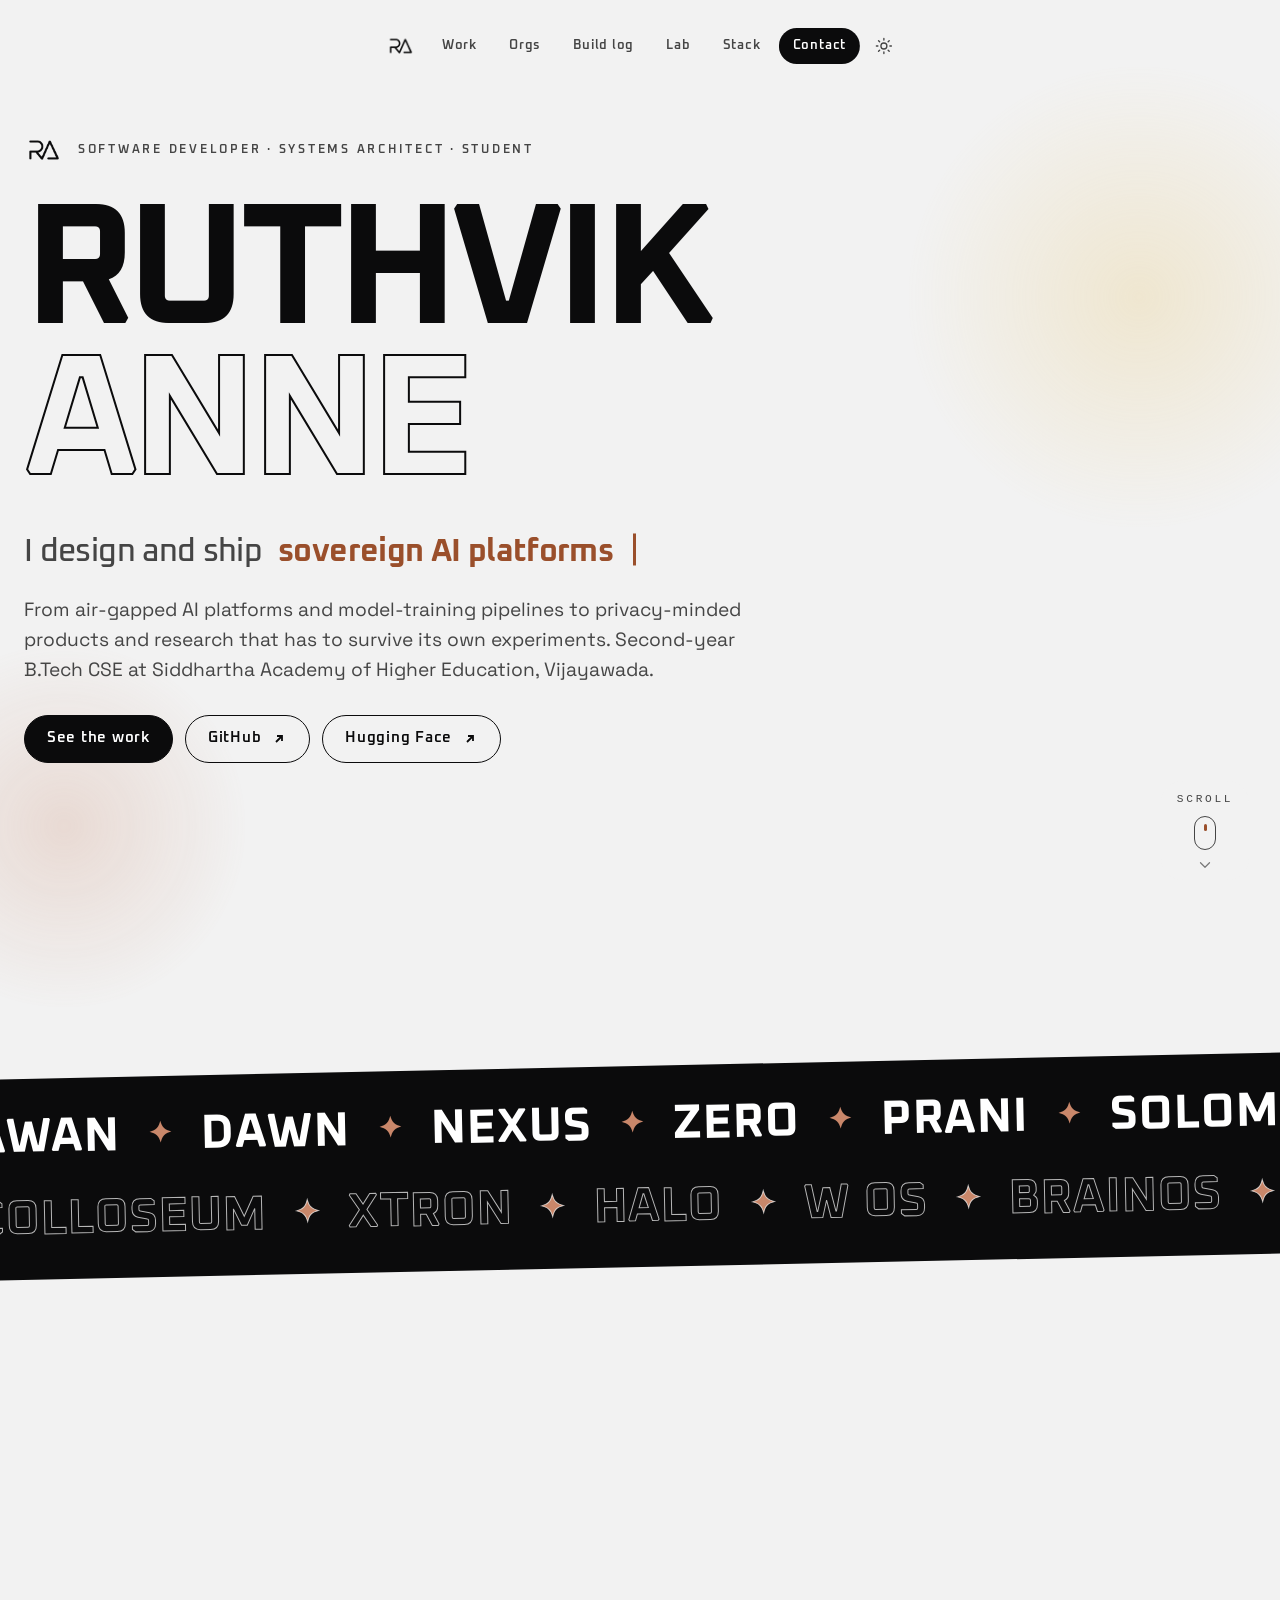
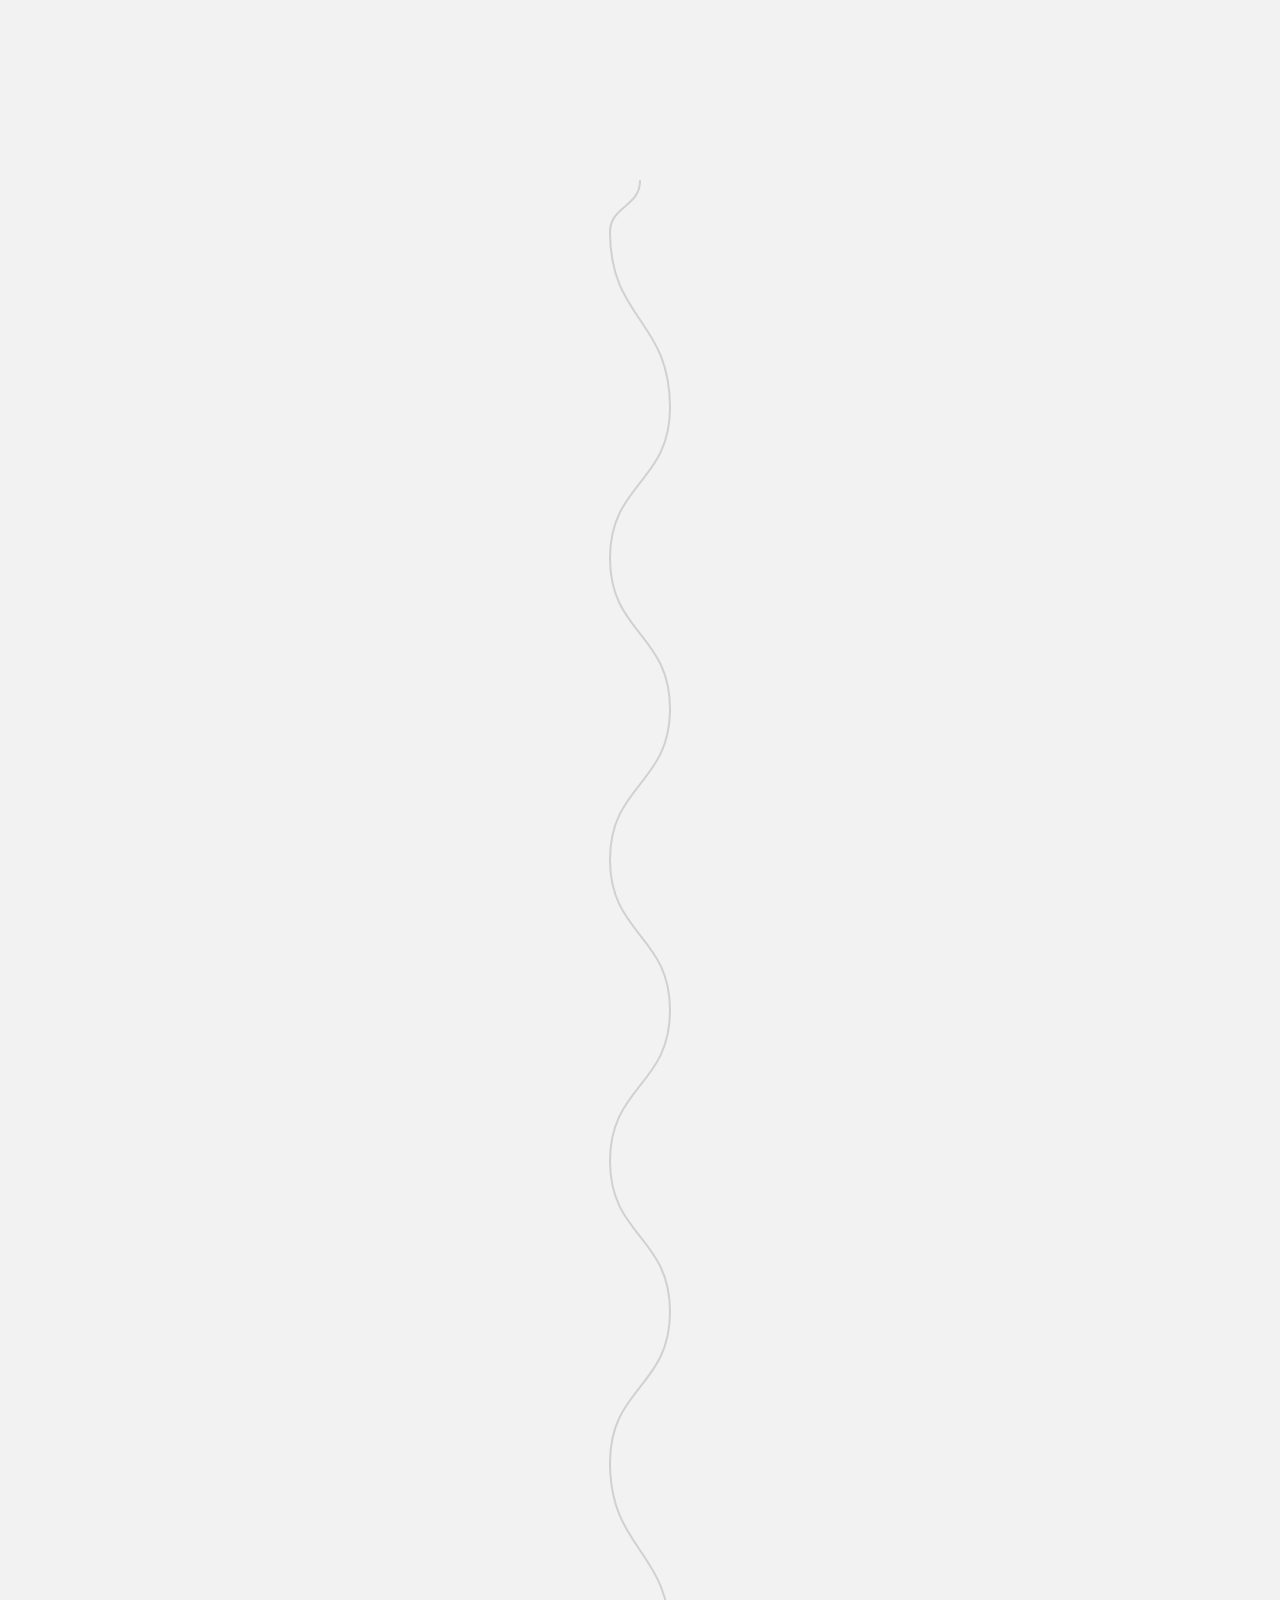
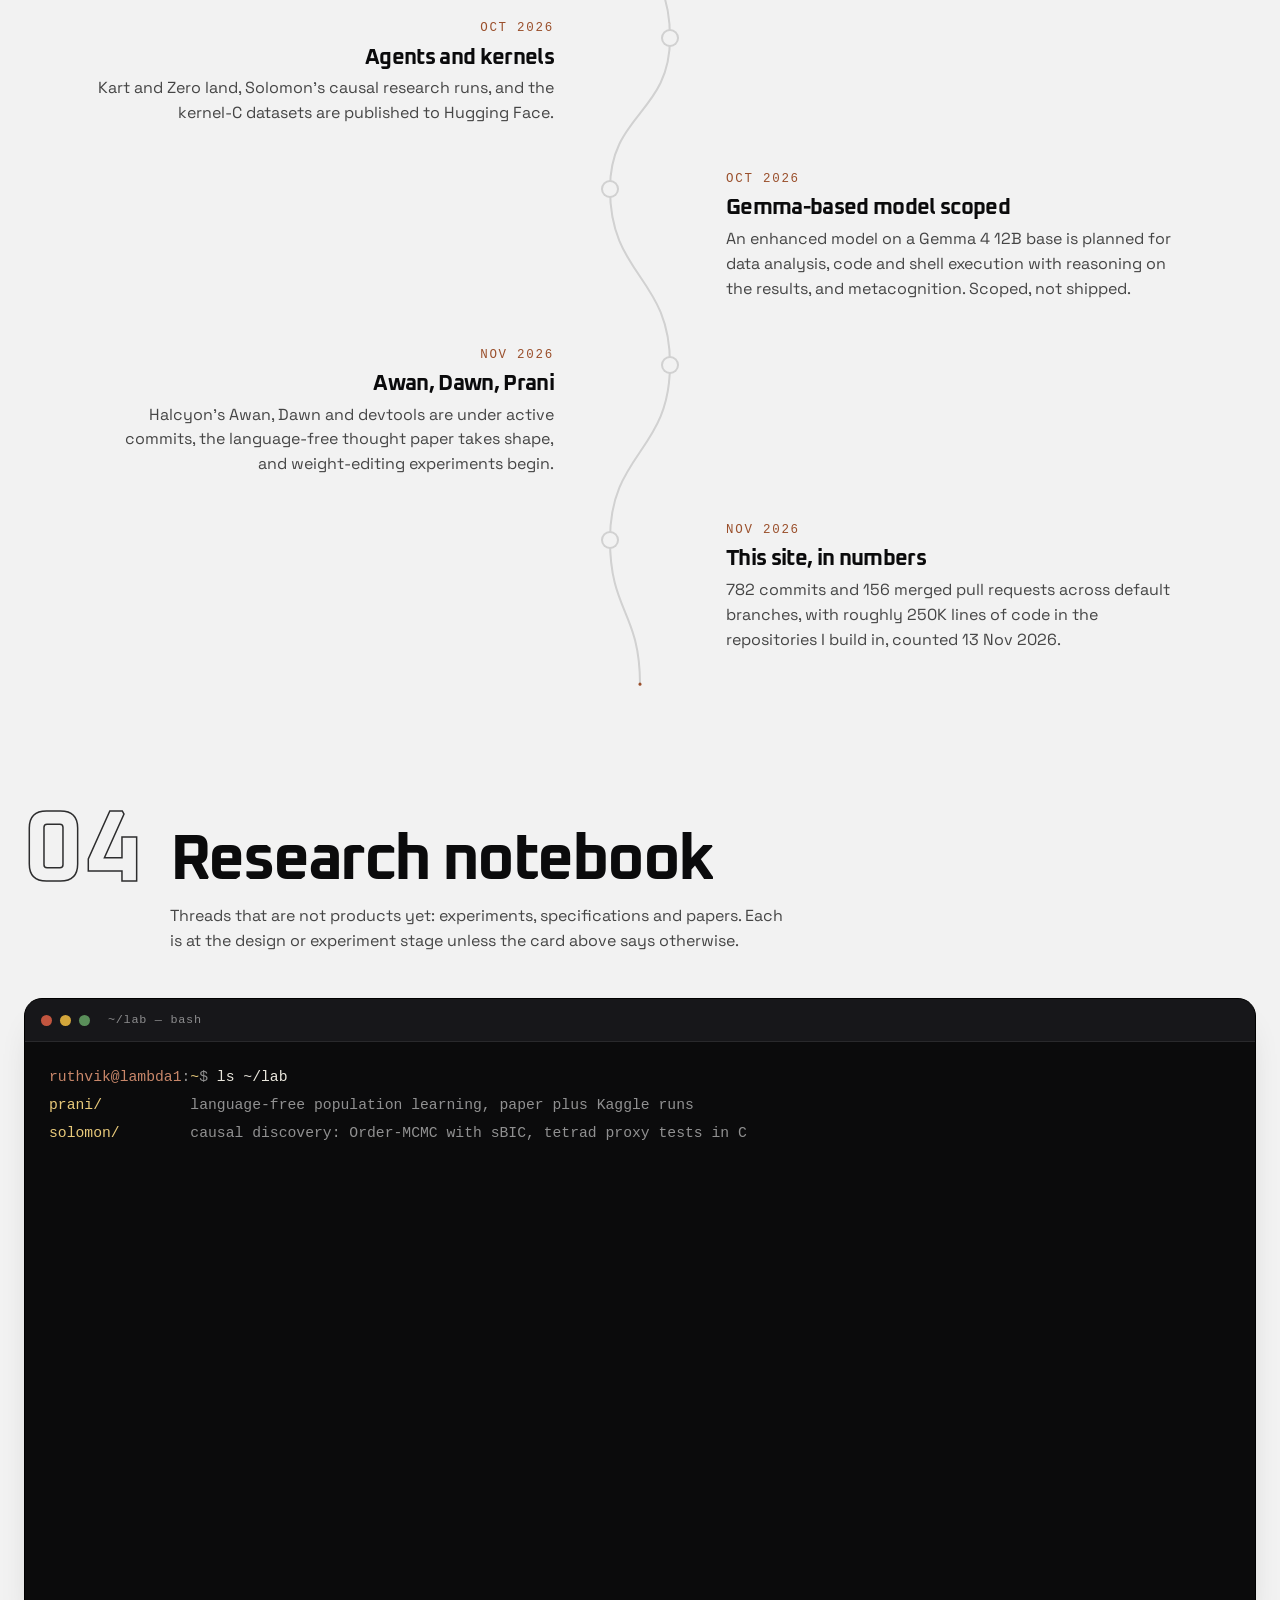
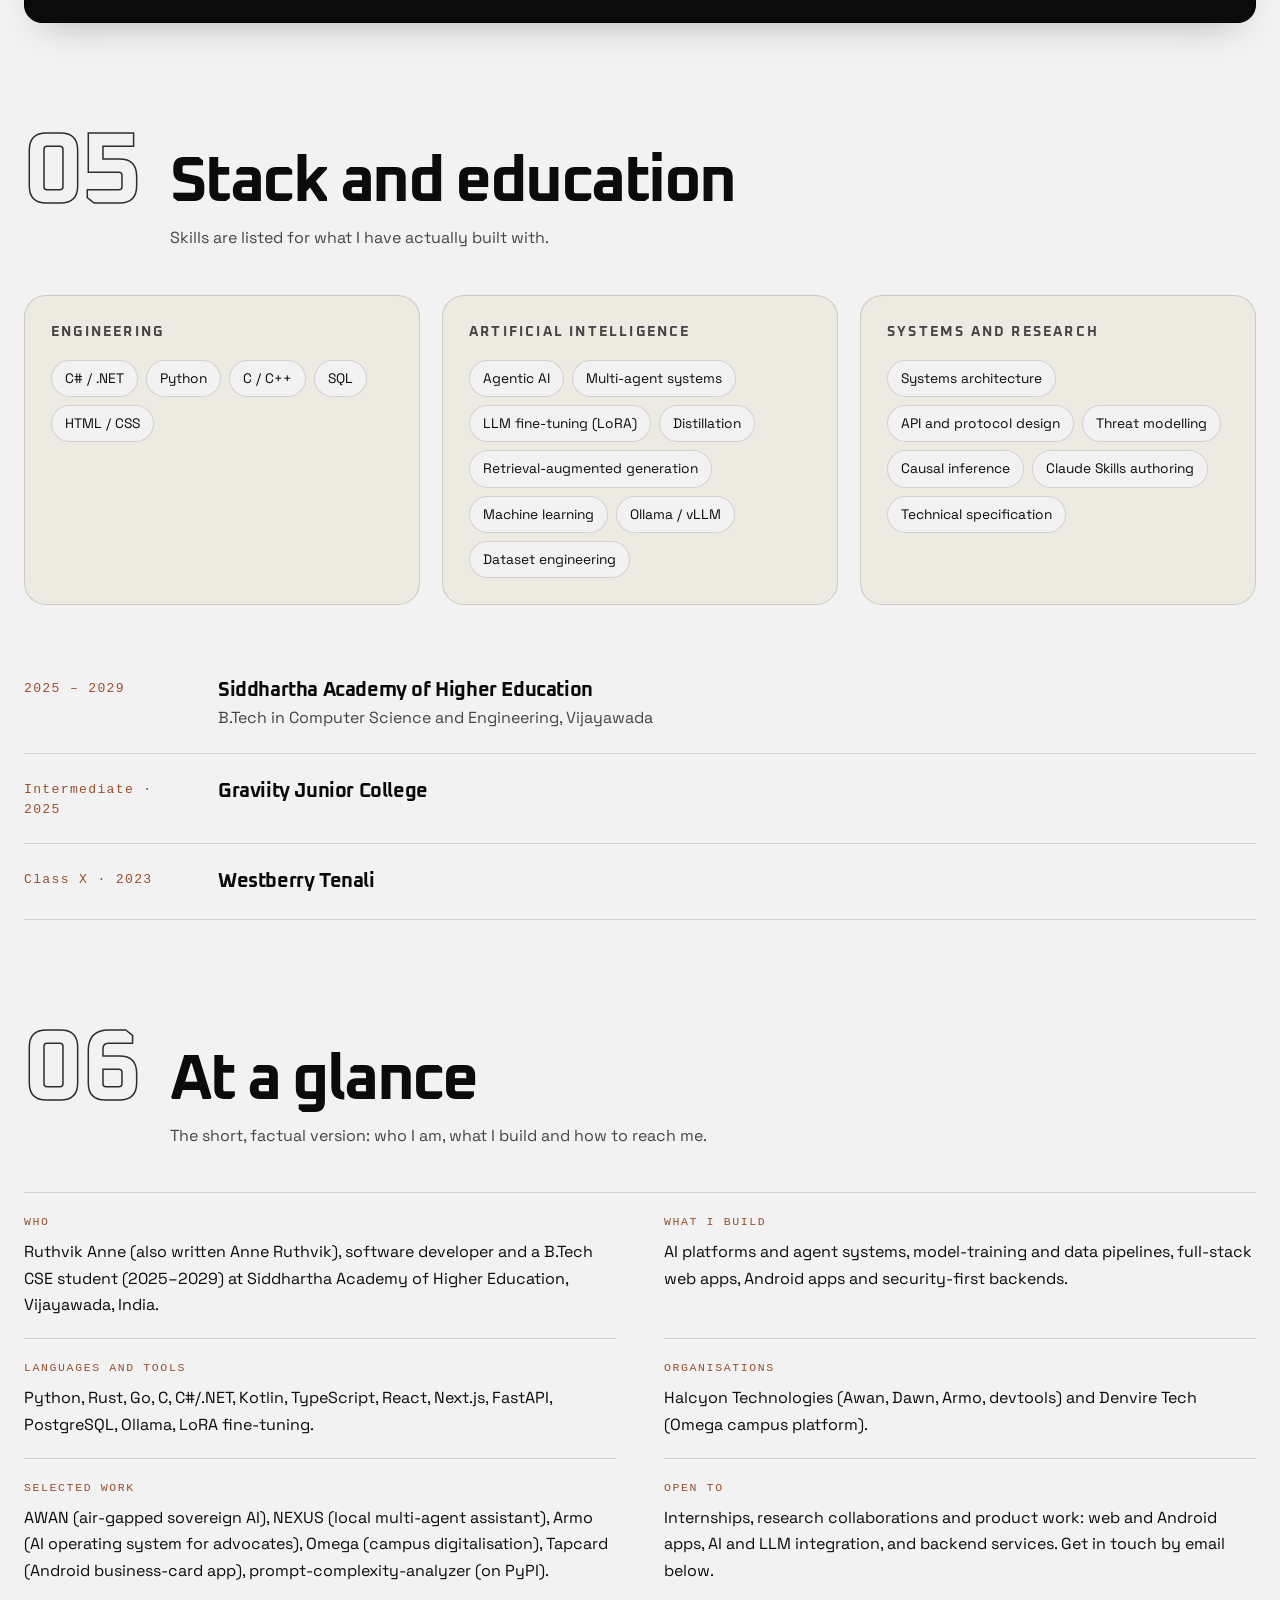
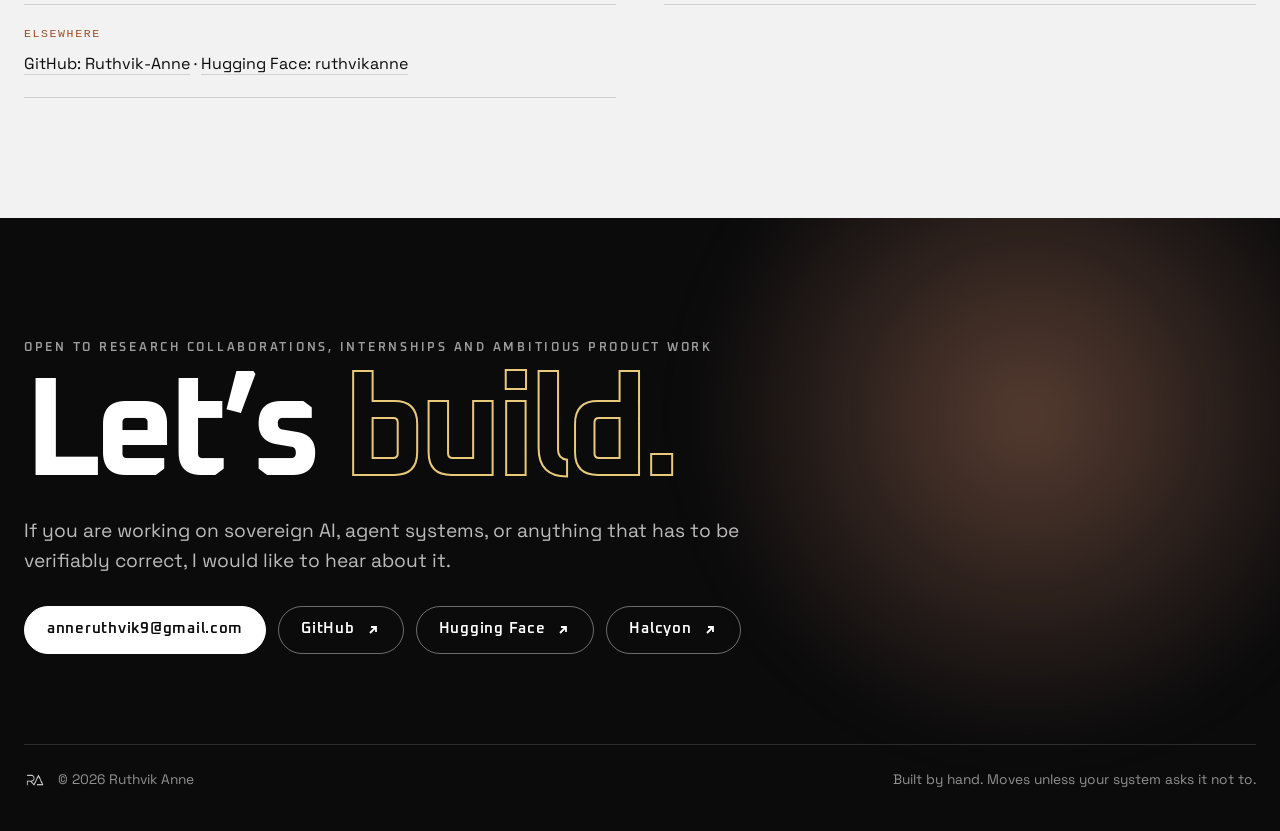
<file: index.html>
<!DOCTYPE html>
<html lang="en">
<head>
  <meta charset="utf-8">
  <meta name="viewport" content="width=device-width, initial-scale=1.0">
  <title>Ruthvik Anne | Software Developer: AI Systems, Full-Stack, Research</title>
  <meta name="description" content="Ruthvik Anne is a software developer in Vijayawada, India, building AI platforms, agent and training pipelines, full-stack web and Android apps, and security-first products. Projects, build log and research.">
  <meta name="author" content="Ruthvik Anne">
  <meta name="application-name" content="Ruthvik Anne">
  <link rel="me" href="https://github.com/Ruthvik-Anne">
  <link rel="me" href="https://huggingface.co/ruthvikanne">
  <meta name="keywords" content="Ruthvik Anne, Anne Ruthvik, Ruthvik Anne software developer, Ruthvik Anne GitHub, software developer, AI engineer, full-stack developer, Python developer, Rust, Kotlin, Android developer, Next.js, FastAPI, LLM fine-tuning, agentic AI, Vijayawada, India">
  <meta name="robots" content="index,follow,max-image-preview:large,max-snippet:-1,max-video-preview:-1">
  <meta name="theme-color" content="#F2F2F2">
  <script>(function(){try{var t=localStorage.getItem("ra-theme");if(t!=="dark"&&t!=="light")t=matchMedia("(prefers-color-scheme: dark)").matches?"dark":"light";document.documentElement.setAttribute("data-theme",t);var m=document.querySelector('meta[name=theme-color]');if(m&&t==="dark")m.setAttribute("content","#121214")}catch(e){}})()</script>
  <meta property="og:type" content="profile">
  <meta property="og:site_name" content="Ruthvik Anne">
  <meta property="og:locale" content="en_IN">
  <meta property="profile:first_name" content="Ruthvik">
  <meta property="profile:last_name" content="Anne">
  <meta property="og:url" content="https://ruthvik-anne.github.io/Personal_Site/">
  <meta property="og:title" content="Ruthvik Anne | Software Developer">
  <meta property="og:description" content="Software developer building AI platforms, full-stack and Android apps, and security-first products.">
  <meta property="og:image" content="https://ruthvik-anne.github.io/Personal_Site/Images/og.png">
  <meta property="og:image:width" content="1200">
  <meta property="og:image:height" content="630">
  <meta property="og:image:alt" content="Ruthvik Anne, RA monogram">
  <meta name="twitter:card" content="summary_large_image">
  <meta name="twitter:title" content="Ruthvik Anne | Software Developer">
  <meta name="twitter:description" content="AI platforms, agent pipelines, full-stack and Android apps, security-first products.">
  <meta name="twitter:image" content="https://ruthvik-anne.github.io/Personal_Site/Images/og.png">
  <link rel="icon" type="image/png" href="Images/favicon.png">
  <link rel="apple-touch-icon" href="Images/ra-avatar.png">
  <link rel="canonical" href="https://ruthvik-anne.github.io/Personal_Site/">
  <link rel="preload" href="fonts/oxanium-latin-700-normal.woff2" as="font" type="font/woff2" crossorigin>
  <link rel="preload" href="fonts/space-grotesk-latin-400-normal.woff2" as="font" type="font/woff2" crossorigin>
  <link rel="stylesheet" href="style.css">
  <script>document.documentElement.classList.add("js");</script>
  <script defer src="java.js"></script>
  <script type="application/ld+json">
  {
    "@context": "https://schema.org",
    "@graph": [
      {
        "@type": "WebSite",
        "@id": "https://ruthvik-anne.github.io/Personal_Site/#website",
        "url": "https://ruthvik-anne.github.io/Personal_Site/",
        "name": "Ruthvik Anne",
        "inLanguage": "en",
        "publisher": { "@id": "https://ruthvik-anne.github.io/Personal_Site/#person" }
      },
      {
        "@type": "ProfilePage",
        "@id": "https://ruthvik-anne.github.io/Personal_Site/#profile",
        "url": "https://ruthvik-anne.github.io/Personal_Site/",
        "name": "Ruthvik Anne, software developer",
        "isPartOf": { "@id": "https://ruthvik-anne.github.io/Personal_Site/#website" },
        "mainEntity": { "@id": "https://ruthvik-anne.github.io/Personal_Site/#person" },
        "dateModified": "2026-11-13"
      },
      {
        "@type": "Person",
        "@id": "https://ruthvik-anne.github.io/Personal_Site/#person",
        "name": "Ruthvik Anne",
        "alternateName": ["Anne Ruthvik"],
        "givenName": "Ruthvik",
        "familyName": "Anne",
        "url": "https://ruthvik-anne.github.io/Personal_Site/",
        "image": "https://ruthvik-anne.github.io/Personal_Site/Images/og.png",
        "description": "Software developer building AI platforms, agent and training pipelines, full-stack web and Android apps, and security-first products.",
        "jobTitle": "Software Developer",
        "homeLocation": { "@type": "Place", "address": { "@type": "PostalAddress", "addressLocality": "Vijayawada", "addressRegion": "Andhra Pradesh", "addressCountry": "IN" } },
        "sameAs": [
          "https://github.com/Ruthvik-Anne",
          "https://github.com/Halcyon-Technologies",
          "https://huggingface.co/ruthvikanne"
        ],
        "alumniOf": { "@type": "CollegeOrUniversity", "name": "Siddhartha Academy of Higher Education" },
        "knowsAbout": [
          "Software development", "Artificial Intelligence", "Agentic AI", "Large Language Model fine-tuning",
          "Multi-agent systems", "Full-stack web development", "Android development", "Python", "Rust", "Kotlin",
          "C#", "TypeScript", "Next.js", "FastAPI", "PostgreSQL", "Systems architecture", "Security engineering", "Causal inference"
        ]
      }
    ]
  }
  </script>
</head>
<body class="is-loading">
  <a class="skip" href="#work">Skip to content</a>

  <!-- intro curtain: hides itself on its own after 5s if scripts fail -->
  <div class="loader" id="loader" aria-hidden="true">
    <div class="lp top"></div><div class="lp bot"></div>
    <div class="loader-core">
      <img class="loader-logo" src="Images/ra-mark-white.png" alt="" width="104" height="104">
      <div class="loader-name">RUTHVIK ANNE</div>
      <div class="loader-bar"><i></i></div>
      <div class="loader-meta"><span>Loading systems</span><span id="loader-n">000</span></div>
    </div>
  </div>

  <div class="progress" id="progress" aria-hidden="true"></div>
  <div class="cursor-glow" id="glow" aria-hidden="true"></div>
  <div id="bg-fixed" aria-hidden="true"></div>

  <nav class="dock" aria-label="Sections">
    <a class="home" href="#top" aria-label="Back to top"><img class="logo-light" src="Images/ra-mark-ink.png" alt="RA" width="30" height="30"><img class="logo-dark" src="Images/ra-mark-white.png" alt="" width="30" height="30"></a>
    <a href="#work" data-nav="work">Work</a>
    <a href="#orgs" data-nav="orgs">Orgs</a>
    <a href="#journey" data-nav="journey">Build log</a>
    <a href="#lab" data-nav="lab">Lab</a>
    <a href="#stack" data-nav="stack">Stack</a>
    <a href="#contact" data-nav="contact">Contact</a>
    <button class="theme-toggle" id="theme-toggle" type="button" aria-label="Switch to dark theme" title="Switch theme"><svg class="i-sun" viewBox="0 0 24 24" fill="none" stroke="currentColor" stroke-width="1.8" stroke-linecap="round" aria-hidden="true"><circle cx="12" cy="12" r="4"/><path d="M12 2v2M12 20v2M4.9 4.9l1.4 1.4M17.7 17.7l1.4 1.4M2 12h2M20 12h2M4.9 19.1l1.4-1.4M17.7 6.3l1.4-1.4"/></svg><svg class="i-moon" viewBox="0 0 24 24" fill="none" stroke="currentColor" stroke-width="1.8" stroke-linejoin="round" aria-hidden="true"><path d="M20 14.5A8.5 8.5 0 019.5 4 8.5 8.5 0 1020 14.5z"/></svg></button>
  </nav>

  <main class="page">
    <header class="hero" id="top">
      <canvas class="hero-water" id="water" aria-hidden="true"></canvas>
      <div class="orb a" aria-hidden="true"></div>
      <div class="orb b" aria-hidden="true"></div>
      <div class="wrap">
        <div class="brand-lockup">
          <img class="brand-mark" src="Images/ra-mark-ink.png" alt="RA monogram" width="44" height="44">
          <p class="eyebrow">Software developer &middot; Systems architect &middot; Student</p>
        </div>
        <h1 class="name" aria-label="Ruthvik Anne"><span class="row">Ruthvik</span><span class="row outline">Anne</span></h1>
        <p class="role"><span class="lead">I design and ship</span><span class="swap" id="swap" aria-live="off">sovereign AI platforms</span><span class="caret" aria-hidden="true"></span></p>
        <p class="lede">From air-gapped AI platforms and model-training pipelines to privacy-minded products and research that has to survive its own experiments. Second-year B.Tech CSE at Siddhartha Academy of Higher Education, Vijayawada.</p>
        <div class="actions">
          <a class="btn" href="#work" data-magnet>See the work</a>
          <a class="btn ghost" href="https://github.com/Ruthvik-Anne" target="_blank" rel="noopener noreferrer" data-magnet>GitHub <svg viewBox="0 0 16 16" fill="none" stroke="currentColor" stroke-width="1.8" aria-hidden="true"><path d="M5 11l6-6M6 5h5v5"/></svg></a>
          <a class="btn ghost" href="https://huggingface.co/ruthvikanne" target="_blank" rel="noopener noreferrer" data-magnet>Hugging Face <svg viewBox="0 0 16 16" fill="none" stroke="currentColor" stroke-width="1.8" aria-hidden="true"><path d="M5 11l6-6M6 5h5v5"/></svg></a>
        </div>
        <div class="stats" id="stats">
          <div class="stat"><b data-count="782">782</b><span>commits</span><small>default branches, public + private</small></div>
          <div class="stat"><b data-count="156">156</b><span>pull requests merged</span><small>of 252 opened</small></div>
          <div class="stat"><b data-count="250" data-suffix="K+">250K+</b><span>lines of code</span><small>across repos I build in (checkouts, incl. teammates)</small></div>
          <div class="stat"><b data-count="36">36</b><span>repositories</span><small>3 GitHub homes &middot; 2 orgs &middot; counted 13 Nov 2026</small></div>
        </div>
      </div>
      <a class="scroll-cue" id="cue" href="#work" aria-label="Scroll to the work section"><span class="cue-label">Scroll</span><span class="cue-mouse" aria-hidden="true"><i></i></span><svg class="cue-chev" viewBox="0 0 24 24" width="18" height="18" aria-hidden="true" fill="none" stroke="currentColor" stroke-width="1.6" stroke-linecap="round" stroke-linejoin="round"><path d="M6 9l6 6 6-6"/></svg></a>
    </header>

    <div class="band" aria-hidden="true">
      <div class="track"><span>AWAN</span><span>DAWN</span><span>NEXUS</span><span>ZERO</span><span>PRANI</span><span>SOLOMON</span><span>ARMO</span><span>TROBO HEALTH</span><span>HEALTHRESQ</span><span>TAPCARD</span><span>KART</span><span>GRAVITON</span><span aria-hidden="true">AWAN</span><span aria-hidden="true">DAWN</span><span aria-hidden="true">NEXUS</span><span aria-hidden="true">ZERO</span><span aria-hidden="true">PRANI</span><span aria-hidden="true">SOLOMON</span><span aria-hidden="true">ARMO</span><span aria-hidden="true">TROBO HEALTH</span><span aria-hidden="true">HEALTHRESQ</span><span aria-hidden="true">TAPCARD</span><span aria-hidden="true">KART</span><span aria-hidden="true">GRAVITON</span></div>
      <div class="track rev"><span>COLLOSEUM</span><span>XTRON</span><span>HALO</span><span>W OS</span><span>BRAINOS</span><span>COREGUARD</span><span>PRAXIS</span><span>NAVE</span><span>AEGIS</span><span>UTAKE</span><span>SPECTER</span><span>DEVTOOLS</span><span aria-hidden="true">COLLOSEUM</span><span aria-hidden="true">XTRON</span><span aria-hidden="true">HALO</span><span aria-hidden="true">W OS</span><span aria-hidden="true">BRAINOS</span><span aria-hidden="true">COREGUARD</span><span aria-hidden="true">PRAXIS</span><span aria-hidden="true">NAVE</span><span aria-hidden="true">AEGIS</span><span aria-hidden="true">UTAKE</span><span aria-hidden="true">SPECTER</span><span aria-hidden="true">DEVTOOLS</span></div>
    </div>

    <!-- 01 WORK -->
    <section class="section" id="work">
      <div class="wrap">
        <div class="sec-head" data-r>
          <span class="sec-no" aria-hidden="true">01</span>
          <h2 data-split>What I am building</h2>
          <p class="sec-note">Public repositories link out; private ones are labelled. Statuses are literal: <b>Specs</b>, <b>Blueprint</b> and <b>Design</b> mean a written design, not shipped code.</p>
        </div>
        <div class="filters" role="group" aria-label="Filter projects" data-r><button type="button" data-filter="all" aria-pressed="true">All<i>23</i></button><button type="button" data-filter="ai" aria-pressed="false">AI &amp; models<i>9</i></button><button type="button" data-filter="platform" aria-pressed="false">Platforms<i>8</i></button><button type="button" data-filter="product" aria-pressed="false">Products<i>10</i></button><button type="button" data-filter="security" aria-pressed="false">Security<i>5</i></button><button type="button" data-filter="research" aria-pressed="false">Research<i>3</i></button><button type="button" data-filter="oss" aria-pressed="false">Open source<i>5</i></button><button type="button" data-filter="team" aria-pressed="false">Team projects<i>6</i></button></div>
        <div class="grid" id="grid">
        <article class="card wide" data-cat="platform ai security team" data-tilt data-r style="--d:0ms">
          <div class="card-top"><h3>AWAN</h3><span class="pill st-active"><i></i>Active</span></div>
          <p class="vis"><svg viewBox="0 0 16 16" fill="none" stroke="currentColor" stroke-width="1.6" aria-hidden="true"><rect x="3" y="7" width="10" height="7" rx="1.5"/><path d="M5.5 7V5a2.5 2.5 0 015 0v2"/></svg><span>Private &middot; Halcyon Technologies</span></p>
          <p class="d">A self-hosted, air-gapped sovereign AI platform for confidential industrial and government work. Four strictly separated layers cover model inference, knowledge, agent execution and user interfaces. Submitted to Smart India Hackathon 2026 as team Akatsuki.</p>
          <div class="tags"><span>Air-gapped</span><span>Open-weight LLMs</span><span>Agentic AI</span><span>Sovereign</span></div>
          <div class="card-links"><span class="card-link muted">Not public</span></div>
          <button class="card-more" type="button" aria-haspopup="dialog">Details<svg viewBox="0 0 16 16" fill="none" stroke="currentColor" stroke-width="1.8" aria-hidden="true"><path d="M3 8h10M9 4l4 4-4 4"/></svg></button>
          <p class="more-text" hidden>Awan is built for places where data must never leave the building. Everything runs on your own hardware with no outbound calls, split into four layers: model inference, knowledge, agent execution and user interfaces. On top sit four products: a chat assistant, a coding assistant, a bot builder and an API. Each layer talks to the next only through written contracts, which is what makes it auditable. It was submitted to Smart India Hackathon.</p>
        </article>
        <article class="card wide" data-cat="ai" data-tilt data-r style="--d:90ms">
          <div class="card-top"><h3>NEXUS</h3><span class="pill st-active"><i></i>Active</span></div>
          <p class="vis"><svg viewBox="0 0 16 16" fill="none" stroke="currentColor" stroke-width="1.6" aria-hidden="true"><circle cx="8" cy="8" r="6"/><path d="M2 8h12M8 2c2 2 2 10 0 12M8 2c-2 2-2 10 0 12"/></svg><span>Public &middot; Earlier version public</span></p>
          <p class="d">A personal AI system on two parallel tracks: a distillation pipeline toward a deployable mixture-of-experts model served on CPU, and a from-scratch research build of the HOPE architecture on a Qwen3-4B base. The first manager-worker version is public; adapters and datasets are private.</p>
          <div class="tags"><span>Distillation</span><span>HOPE</span><span>llama.cpp</span><span>Qwen</span></div>
          <div class="card-links"><a class="card-link" href="https://github.com/Ruthvik-Anne/nexus" target="_blank" rel="noopener noreferrer">Earlier version<svg viewBox="0 0 16 16" fill="none" stroke="currentColor" stroke-width="1.8" aria-hidden="true"><path d="M5 11l6-6M6 5h5v5"/></svg></a></div>
          <button class="card-more" type="button" aria-haspopup="dialog">Details<svg viewBox="0 0 16 16" fill="none" stroke="currentColor" stroke-width="1.8" aria-hidden="true"><path d="M3 8h10M9 4l4 4-4 4"/></svg></button>
          <p class="more-text" hidden>NEXUS runs a small manager model that plans work and hands pieces to even smaller worker models, executing the plan as a graph of dependent steps. A skill engine loops until a task passes its own checks, and a vector store gives it long-term memory. The second track is a from-scratch build of a new memory-first architecture on a small base model. The point of the whole thing is to get useful assistant behaviour out of hardware without a GPU.</p>
        </article>
        <article class="card wide" data-cat="research ai" data-tilt data-r style="--d:180ms">
          <div class="card-top"><h3>Language-free thought</h3><span class="pill st-research"><i></i>Research</span></div>
          <p class="vis"><svg viewBox="0 0 16 16" fill="none" stroke="currentColor" stroke-width="1.6" aria-hidden="true"><path d="M4 2h5l3 3v9H4z"/><path d="M9 2v3h3"/></svg><span>Paper in progress</span></p>
          <p class="d">Do populations of tiny language-free learners learn what a single learner cannot? A simulated world of reward-modulated Hebbian entities (about 10k weights each, no backprop) tests the claim, with experiments run on Kaggle and a paper in progress.</p>
          <div class="tags"><span>Hebbian learning</span><span>Simulation</span><span>Kaggle</span><span>Population intelligence</span></div>
          
          <button class="card-more" type="button" aria-haspopup="dialog">Details<svg viewBox="0 0 16 16" fill="none" stroke="currentColor" stroke-width="1.8" aria-hidden="true"><path d="M3 8h10M9 4l4 4-4 4"/></svg></button>
          <p class="more-text" hidden>The experiment asks whether many tiny learners, each with only about ten thousand weights and no backpropagation, can learn something a single learner cannot. Entities live in a simulated world and adapt by reward-modulated Hebbian rules, the kind of local learning that biological neurons are thought to use. Runs happen on Kaggle. It is a research question, not a product.</p>
        </article>
        <article class="card" data-cat="platform security team" data-tilt data-r style="--d:0ms">
          <div class="card-top"><h3>Dawn</h3><span class="pill st-design"><i></i>Specs &amp; contracts</span></div>
          <p class="vis"><svg viewBox="0 0 16 16" fill="none" stroke="currentColor" stroke-width="1.6" aria-hidden="true"><rect x="3" y="7" width="10" height="7" rx="1.5"/><path d="M5.5 7V5a2.5 2.5 0 015 0v2"/></svg><span>Private &middot; Halcyon Technologies</span></p>
          <p class="d">The container and networking substrate under Awan, specified as five Go components: engine, certificate authority, port registry, link protocol and a single ingress, with written contracts between them.</p>
          <div class="tags"><span>Go</span><span>Protobuf</span><span>Networking</span><span>Isolation</span></div>
          <div class="card-links"><span class="card-link muted">Not public</span></div>
          <button class="card-more" type="button" aria-haspopup="dialog">Details<svg viewBox="0 0 16 16" fill="none" stroke="currentColor" stroke-width="1.8" aria-hidden="true"><path d="M3 8h10M9 4l4 4-4 4"/></svg></button>
          <p class="more-text" hidden>Dawn is the layer that actually runs things: a container engine, its own certificate authority so services trust each other, a registry that hands out ports, a link protocol for service-to-service traffic and a single ingress that is the only door in. The five Go components are specified through written contracts before code, so each can be replaced independently. It exists so Awan can run without Docker.</p>
        </article>
        <article class="card" data-cat="ai oss" data-tilt data-r style="--d:90ms">
          <div class="card-top"><h3>Zero</h3><span class="pill st-public"><i></i>Open source</span></div>
          <p class="vis"><svg viewBox="0 0 16 16" fill="none" stroke="currentColor" stroke-width="1.6" aria-hidden="true"><circle cx="8" cy="8" r="6"/><path d="M2 8h12M8 2c2 2 2 10 0 12M8 2c-2 2-2 10 0 12"/></svg><span>Public &middot; Fork of prime-agent</span></p>
          <p class="d">A coding and research agent built around a Recursive Language Model: a persistent Python REPL, built-in subagents, background sessions and a harness that refines itself from evidence. My rebranded fork of PrimeIntellect&#x27;s prime-agent.</p>
          <div class="tags"><span>Python</span><span>RLM</span><span>Agents</span></div>
          <div class="card-links"><a class="card-link" href="https://github.com/Ruthvik-Anne/zero" target="_blank" rel="noopener noreferrer">View repository<svg viewBox="0 0 16 16" fill="none" stroke="currentColor" stroke-width="1.8" aria-hidden="true"><path d="M5 11l6-6M6 5h5v5"/></svg></a></div>
          <button class="card-more" type="button" aria-haspopup="dialog">Details<svg viewBox="0 0 16 16" fill="none" stroke="currentColor" stroke-width="1.8" aria-hidden="true"><path d="M3 8h10M9 4l4 4-4 4"/></svg></button>
          <p class="more-text" hidden>Zero is a coding and research agent whose main loop is a persistent Python REPL: it writes code to read, search and transform its own context instead of stuffing everything into a prompt. It can spawn sub-agents, keep background sessions running, and refine its own harness from evidence of what worked. It is a fork of an upstream open-source agent, renamed and extended.</p>
        </article>
        <article class="card" data-cat="ai research oss" data-tilt data-r style="--d:180ms">
          <div class="card-top"><h3>Kernel-C training data</h3><span class="pill st-public"><i></i>Datasets live</span></div>
          <p class="vis"><svg viewBox="0 0 16 16" fill="none" stroke="currentColor" stroke-width="1.6" aria-hidden="true"><circle cx="8" cy="8" r="6"/><path d="M2 8h12M8 2c2 2 2 10 0 12M8 2c-2 2-2 10 0 12"/></svg><span>Public &middot; Hugging Face</span></p>
          <p class="d">Training data for a kernel-level C coding model. Two public datasets cover kernel and MCU/RTOS source plus systems-programming knowledge, ahead of a pilot fine-tune on Qwen2.5-Coder-14B.</p>
          <div class="tags"><span>Hugging Face</span><span>C</span><span>Linux kernel</span><span>RTOS</span></div>
          <div class="card-links"><a class="card-link" href="https://huggingface.co/datasets/ruthvikanne/kernel-mcu-c-pool" target="_blank" rel="noopener noreferrer">kernel-mcu-c-pool<svg viewBox="0 0 16 16" fill="none" stroke="currentColor" stroke-width="1.8" aria-hidden="true"><path d="M5 11l6-6M6 5h5v5"/></svg></a><a class="card-link" href="https://huggingface.co/datasets/ruthvikanne/kernel-pool-knowledge" target="_blank" rel="noopener noreferrer">kernel-pool-knowledge<svg viewBox="0 0 16 16" fill="none" stroke="currentColor" stroke-width="1.8" aria-hidden="true"><path d="M5 11l6-6M6 5h5v5"/></svg></a></div>
          <button class="card-more" type="button" aria-haspopup="dialog">Details<svg viewBox="0 0 16 16" fill="none" stroke="currentColor" stroke-width="1.8" aria-hidden="true"><path d="M3 8h10M9 4l4 4-4 4"/></svg></button>
          <p class="more-text" hidden>Two public datasets on Hugging Face aimed at teaching a model to write kernel-level C: one holds kernel and microcontroller/RTOS source, the other systems-programming knowledge. They are the input to a planned pilot fine-tune of a 14B coding model. Public, so anyone can train on them.</p>
        </article>
        <article class="card" data-cat="research platform" data-tilt data-r style="--d:0ms">
          <div class="card-top"><h3>Solomon</h3><span class="pill st-research"><i></i>Research &amp; design</span></div>
          <p class="vis"><svg viewBox="0 0 16 16" fill="none" stroke="currentColor" stroke-width="1.6" aria-hidden="true"><path d="M4 2h5l3 3v9H4z"/><path d="M9 2v3h3"/></svg><span>Design documents</span></p>
          <p class="d">A formally verifiable, experiment-backed data-analysis engine: every claim must trace to a checkable experiment. Thirty features across thirteen containers, with causal-discovery components prototyped in C and a closed-loop search that improved the Bayesian posterior method.</p>
          <div class="tags"><span>Causal inference</span><span>Verification</span><span>C</span></div>
          
          <button class="card-more" type="button" aria-haspopup="dialog">Details<svg viewBox="0 0 16 16" fill="none" stroke="currentColor" stroke-width="1.8" aria-hidden="true"><path d="M3 8h10M9 4l4 4-4 4"/></svg></button>
          <p class="more-text" hidden>Solomon is a data-analysis engine that refuses to state a conclusion it cannot back with an experiment. Thirty features are organised into thirteen containers, with causal-discovery pieces prototyped in C and a closed loop that proposes, runs and checks hypotheses. The interesting part is the discipline: every claim carries a trail to the experiment behind it.</p>
        </article>
        <article class="card" data-cat="product security team" data-tilt data-r style="--d:90ms">
          <div class="card-top"><h3>Armo</h3><span class="pill st-design"><i></i>MVP architecture</span></div>
          <p class="vis"><svg viewBox="0 0 16 16" fill="none" stroke="currentColor" stroke-width="1.6" aria-hidden="true"><rect x="3" y="7" width="10" height="7" rx="1.5"/><path d="M5.5 7V5a2.5 2.5 0 015 0v2"/></svg><span>Private &middot; Halcyon Technologies</span></p>
          <p class="d">A security-first, AI-assisted operating system for Indian advocates and small legal teams. Envelope-encrypted documents, Indian-script OCR and grounded legal retrieval, designed so a busy advocate finds it immediately practical.</p>
          <div class="tags"><span>FastAPI</span><span>Next.js</span><span>PostgreSQL</span><span>Cloud KMS</span></div>
          <div class="card-links"><span class="card-link muted">Not public</span></div>
          <button class="card-more" type="button" aria-haspopup="dialog">Details<svg viewBox="0 0 16 16" fill="none" stroke="currentColor" stroke-width="1.8" aria-hidden="true"><path d="M3 8h10M9 4l4 4-4 4"/></svg></button>
          <p class="more-text" hidden>Armo is an operating system for advocates and small law offices: documents are encrypted per file, Indian-script scans are read by OCR, and legal questions are answered from retrieved sources rather than from memory. The design target is the clerical work that eats an advocate&#x27;s day. It is a Halcyon team project, currently at MVP architecture.</p>
        </article>
        <article class="card wide" data-cat="platform product team" data-tilt data-r style="--d:180ms">
          <div class="card-top"><h3>Omega</h3><span class="pill st-archived"><i></i>Archived</span></div>
          <p class="vis"><svg viewBox="0 0 16 16" fill="none" stroke="currentColor" stroke-width="1.6" aria-hidden="true"><rect x="3" y="7" width="10" height="7" rx="1.5"/><path d="M5.5 7V5a2.5 2.5 0 015 0v2"/></svg><span>Private &middot; Denvire Tech</span></p>
          <p class="d">A campus-digitalisation platform that puts student, teacher, admin and parent workflows on one backend: a locked-down Avalonia desktop app for students, React web apps for staff and parents, an ASP.NET Core API on PostgreSQL, Python services for plagiarism checks and autograding, with OpenFGA for authorisation and Judge0 for code execution. Co-developed with a teammate, then split into ten repositories in July 2026; the organisation is now archived.</p>
          <div class="tags"><span>.NET 10</span><span>React</span><span>PostgreSQL</span><span>OpenFGA</span><span>FastAPI</span></div>
          <div class="card-links"><span class="card-link muted">Not public</span></div>
          <button class="card-more" type="button" aria-haspopup="dialog">Details<svg viewBox="0 0 16 16" fill="none" stroke="currentColor" stroke-width="1.8" aria-hidden="true"><path d="M3 8h10M9 4l4 4-4 4"/></svg></button>
          <p class="more-text" hidden>Omega puts a whole campus on one backend. Students get a locked-down desktop app built with Avalonia, teachers and admins use React web apps, parents get a lighter web view, and everything sits on an ASP.NET Core API over PostgreSQL with Python services alongside. The locked-down student client is the standout piece. It lives in the Denvire Tech organisation, is currently archived.</p>
        </article>
        <article class="card" data-cat="product" data-tilt data-r style="--d:0ms">
          <div class="card-top"><h3>Trobo Health</h3><span class="pill st-design"><i></i>Design phase</span></div>
          <p class="vis"><svg viewBox="0 0 16 16" fill="none" stroke="currentColor" stroke-width="1.6" aria-hidden="true"><path d="M4 2h5l3 3v9H4z"/><path d="M9 2v3h3"/></svg><span>Concept &amp; design</span></p>
          <p class="d">An AI intake assistant and clinic-management platform for small Indian clinics. The intake concept was submitted to Samsung Solve for Tomorrow 2026; the clinic system is designed around ABDM and DPDP compliance.</p>
          <div class="tags"><span>Next.js</span><span>ASP.NET Core</span><span>Gemini</span><span>ABDM</span></div>
          
          <button class="card-more" type="button" aria-haspopup="dialog">Details<svg viewBox="0 0 16 16" fill="none" stroke="currentColor" stroke-width="1.8" aria-hidden="true"><path d="M3 8h10M9 4l4 4-4 4"/></svg></button>
          <p class="more-text" hidden>Trobo is a clinic assistant for small Indian clinics: patients describe symptoms to an AI intake step before they see the doctor, and the clinic side handles records and scheduling. The design is shaped around India&#x27;s health-data and privacy rules from the start. The intake concept was submitted to Samsung Solve for Tomorrow 2026. It is private and still in design.</p>
        </article>
        <article class="card" data-cat="platform product team" data-tilt data-r style="--d:90ms">
          <div class="card-top"><h3>HealthResQ</h3><span class="pill st-public"><i></i>Collaboration</span></div>
          <p class="vis"><svg viewBox="0 0 16 16" fill="none" stroke="currentColor" stroke-width="1.6" aria-hidden="true"><circle cx="8" cy="8" r="6"/><path d="M2 8h12M8 2c2 2 2 10 0 12M8 2c-2 2-2 10 0 12"/></svg><span>Public &middot; Co-built, tejo123-HUB</span></p>
          <p class="d">A federated health-resource and supply-chain resilience platform. The operations and facility-systems direction is implemented: inventory ledger, hospital encounters, geography hierarchy and role-scoped terminals.</p>
          <div class="tags"><span>FastAPI</span><span>PostgreSQL</span><span>PostGIS</span><span>Next.js</span></div>
          <div class="card-links"><a class="card-link" href="https://github.com/tejo123-HUB/HealthResQ" target="_blank" rel="noopener noreferrer">View repository<svg viewBox="0 0 16 16" fill="none" stroke="currentColor" stroke-width="1.8" aria-hidden="true"><path d="M5 11l6-6M6 5h5v5"/></svg></a></div>
          <button class="card-more" type="button" aria-haspopup="dialog">Details<svg viewBox="0 0 16 16" fill="none" stroke="currentColor" stroke-width="1.8" aria-hidden="true"><path d="M3 8h10M9 4l4 4-4 4"/></svg></button>
          <p class="more-text" hidden>HealthResQ is about keeping hospitals supplied when something goes wrong. The built part tracks inventory as a ledger, records hospital encounters, models a geography hierarchy and gives each role a scoped terminal. The federated, multi-facility side is the direction it is growing toward. Built together with collaborators.</p>
        </article>
        <article class="card" data-cat="product" data-tilt data-r style="--d:180ms">
          <div class="card-top"><h3>Tapcard</h3><span class="pill st-built"><i></i>Built</span></div>
          <p class="vis"><svg viewBox="0 0 16 16" fill="none" stroke="currentColor" stroke-width="1.6" aria-hidden="true"><path d="M4 2h5l3 3v9H4z"/><path d="M9 2v3h3"/></svg><span>Android app</span></p>
          <p class="d">An Android business-card manager: a 3D card flip, camera OCR, AI field extraction, and instant sharing over NFC, QR and Nearby Connections. All eight planned build phases are complete.</p>
          <div class="tags"><span>Kotlin</span><span>Jetpack Compose</span><span>NFC</span><span>ML Kit</span></div>
          
          <button class="card-more" type="button" aria-haspopup="dialog">Details<svg viewBox="0 0 16 16" fill="none" stroke="currentColor" stroke-width="1.8" aria-hidden="true"><path d="M3 8h10M9 4l4 4-4 4"/></svg></button>
          <p class="more-text" hidden>Tapcard turns a paper business card into a contact in seconds: point the camera, on-device OCR reads it, and an AI step (your own key) fills out the fields. Cards flip in 3D and can be shared by NFC tap, QR code or Nearby Connections. It is written in Kotlin with Compose, and all eight planned build phases are complete.</p>
        </article>
        <article class="card" data-cat="product" data-tilt data-r style="--d:0ms">
          <div class="card-top"><h3>Kart</h3><span class="pill st-prototype"><i></i>Prototype</span></div>
          <p class="vis"><svg viewBox="0 0 16 16" fill="none" stroke="currentColor" stroke-width="1.6" aria-hidden="true"><circle cx="8" cy="8" r="6"/><path d="M2 8h12M8 2c2 2 2 10 0 12M8 2c-2 2-2 10 0 12"/></svg><span>Public repository</span></p>
          <p class="d">A campus commerce prototype spanning food, documents, tasks, student resale and rentals, events, merchandise and services, with simulated KC credits. Includes a role-based Next.js app and a FastAPI backend demo.</p>
          <div class="tags"><span>Next.js</span><span>FastAPI</span><span>TypeScript</span></div>
          <div class="card-links"><a class="card-link" href="https://github.com/Ruthvik-Anne/Kart" target="_blank" rel="noopener noreferrer">View repository<svg viewBox="0 0 16 16" fill="none" stroke="currentColor" stroke-width="1.8" aria-hidden="true"><path d="M5 11l6-6M6 5h5v5"/></svg></a></div>
          <button class="card-more" type="button" aria-haspopup="dialog">Details<svg viewBox="0 0 16 16" fill="none" stroke="currentColor" stroke-width="1.8" aria-hidden="true"><path d="M3 8h10M9 4l4 4-4 4"/></svg></button>
          <p class="more-text" hidden>Kart is a campus marketplace prototype where one app covers food, printouts and documents, tasks, student resale and rentals, events, merchandise and services, paid in simulated credits. There are different views for different roles, a Next.js front end and a FastAPI backend demo. It is a prototype, and the credits are not real money.</p>
        </article>
        <article class="card" data-cat="product" data-tilt data-r style="--d:90ms">
          <div class="card-top"><h3>Graviton</h3><span class="pill st-design"><i></i>Architecture &amp; scaffold</span></div>
          <p class="vis"><svg viewBox="0 0 16 16" fill="none" stroke="currentColor" stroke-width="1.6" aria-hidden="true"><circle cx="8" cy="8" r="6"/><path d="M2 8h12M8 2c2 2 2 10 0 12M8 2c-2 2-2 10 0 12"/></svg><span>Public repository</span></p>
          <p class="d">A multi-platform finance, budget and asset manager that uses classical ML (forecasting, anomaly detection, Monte Carlo goals) rather than an LLM. Monorepo with a Next.js web app, a Tauri desktop shell and an Axum API.</p>
          <div class="tags"><span>Next.js</span><span>Tauri</span><span>Rust</span><span>Axum</span></div>
          <div class="card-links"><a class="card-link" href="https://github.com/Ruthvik-Anne/Graviton" target="_blank" rel="noopener noreferrer">View repository<svg viewBox="0 0 16 16" fill="none" stroke="currentColor" stroke-width="1.8" aria-hidden="true"><path d="M5 11l6-6M6 5h5v5"/></svg></a></div>
          <button class="card-more" type="button" aria-haspopup="dialog">Details<svg viewBox="0 0 16 16" fill="none" stroke="currentColor" stroke-width="1.8" aria-hidden="true"><path d="M3 8h10M9 4l4 4-4 4"/></svg></button>
          <p class="more-text" hidden>Graviton manages money, budgets and assets across web and desktop, and deliberately uses classical machine learning instead of a language model: forecasting, anomaly detection and Monte Carlo simulation for goals. It is a monorepo with a Next.js web app, a Tauri desktop shell and a Rust Axum API. The architecture and scaffold are in place; it is not a finished product.</p>
        </article>
        <article class="card" data-cat="ai product" data-tilt data-r style="--d:180ms">
          <div class="card-top"><h3>Colloseum</h3><span class="pill st-prototype"><i></i>Prototype</span></div>
          <p class="vis"><svg viewBox="0 0 16 16" fill="none" stroke="currentColor" stroke-width="1.6" aria-hidden="true"><circle cx="8" cy="8" r="6"/><path d="M2 8h12M8 2c2 2 2 10 0 12M8 2c-2 2-2 10 0 12"/></svg><span>Public repository</span></p>
          <p class="d">A frontend for an AI adversarial-reasoning arena: agent fighters attack and defend each other&#x27;s claims until the strongest argument survives. Live combat log, logic graph and archive, driven by a client-side mock engine.</p>
          <div class="tags"><span>React 19</span><span>TypeScript</span><span>Tailwind v4</span><span>Zustand</span></div>
          <div class="card-links"><a class="card-link" href="https://github.com/Ruthvik-Anne/Colloseum" target="_blank" rel="noopener noreferrer">View repository<svg viewBox="0 0 16 16" fill="none" stroke="currentColor" stroke-width="1.8" aria-hidden="true"><path d="M5 11l6-6M6 5h5v5"/></svg></a></div>
          <button class="card-more" type="button" aria-haspopup="dialog">Details<svg viewBox="0 0 16 16" fill="none" stroke="currentColor" stroke-width="1.8" aria-hidden="true"><path d="M3 8h10M9 4l4 4-4 4"/></svg></button>
          <p class="more-text" hidden>Colloseum stages arguments as combat. Agent fighters attack and defend each other&#x27;s claims in rounds while a live combat log, a logic graph and an archive show what survives. It currently runs on a client-side mock engine, so it is a front-end prototype of the idea, not a connected system.</p>
        </article>
        <article class="card" data-cat="security product" data-tilt data-r style="--d:0ms">
          <div class="card-top"><h3>Xtron</h3><span class="pill st-design"><i></i>Early backend</span></div>
          <p class="vis"><svg viewBox="0 0 16 16" fill="none" stroke="currentColor" stroke-width="1.6" aria-hidden="true"><rect x="3" y="7" width="10" height="7" rx="1.5"/><path d="M5.5 7V5a2.5 2.5 0 015 0v2"/></svg><span>Private &middot; Personal repository</span></p>
          <p class="d">A Rust backend for a password-vault service: SRP login, WebAuthn passkeys, TOTP, vaults, items and files, and breach monitoring, with migrations and deployment configs in place.</p>
          <div class="tags"><span>Rust</span><span>Axum</span><span>PostgreSQL</span><span>WebAuthn</span></div>
          <div class="card-links"><span class="card-link muted">Not public</span></div>
          <button class="card-more" type="button" aria-haspopup="dialog">Details<svg viewBox="0 0 16 16" fill="none" stroke="currentColor" stroke-width="1.8" aria-hidden="true"><path d="M3 8h10M9 4l4 4-4 4"/></svg></button>
          <p class="more-text" hidden>Xtron is the backend for a password vault, written in Rust. Login uses SRP so the password never crosses the wire, with passkeys, one-time codes, vaults, items, files and breach monitoring on top. Migrations and deployment configs are written; it is an early backend, not a released service.</p>
        </article>
        <article class="card" data-cat="platform" data-tilt data-r style="--d:90ms">
          <div class="card-top"><h3>Halo</h3><span class="pill st-design"><i></i>Blueprint</span></div>
          <p class="vis"><svg viewBox="0 0 16 16" fill="none" stroke="currentColor" stroke-width="1.6" aria-hidden="true"><path d="M4 2h5l3 3v9H4z"/><path d="M9 2v3h3"/></svg><span>Concept &amp; design</span></p>
          <p class="d">A multi-cloud SaaS concept that automates non-development engineering work (diagnosis, FinOps, security, monitoring, QA) and hands code changes to engineers. The blueprint stands at 104 features across 15 components.</p>
          <div class="tags"><span>Multi-cloud</span><span>Agents</span><span>FinOps</span></div>
          
          <button class="card-more" type="button" aria-haspopup="dialog">Details<svg viewBox="0 0 16 16" fill="none" stroke="currentColor" stroke-width="1.8" aria-hidden="true"><path d="M3 8h10M9 4l4 4-4 4"/></svg></button>
          <p class="more-text" hidden>Halo is a concept for software that handles the engineering work that is not building features: diagnosing incidents, cloud cost control, security checks, monitoring and QA, handing anything that needs a code change to a human engineer. The blueprint is written down as 104 features across 15 components. There is no running product yet.</p>
        </article>
        <article class="card" data-cat="platform security" data-tilt data-r style="--d:180ms">
          <div class="card-top"><h3>W</h3><span class="pill st-design"><i></i>Specification</span></div>
          <p class="vis"><svg viewBox="0 0 16 16" fill="none" stroke="currentColor" stroke-width="1.6" aria-hidden="true"><path d="M4 2h5l3 3v9H4z"/><path d="M9 2v3h3"/></svg><span>Design documents</span></p>
          <p class="d">A specification for a Linux-based, Ubuntu-compatible desktop OS: an OS-level broker between AI agents and the system, a credential vault, an OOXML-native office suite and Windows-application compatibility. Seventeen-plus documents.</p>
          <div class="tags"><span>Linux</span><span>Rust</span><span>Wine</span><span>VFIO</span></div>
          
          <button class="card-more" type="button" aria-haspopup="dialog">Details<svg viewBox="0 0 16 16" fill="none" stroke="currentColor" stroke-width="1.8" aria-hidden="true"><path d="M3 8h10M9 4l4 4-4 4"/></svg></button>
          <p class="more-text" hidden>W is a specification, not an installable system: a Linux desktop that is Ubuntu-compatible, with a broker between AI agents and the operating system, a credential vault, an office suite built on the OOXML formats and compatibility for Windows applications. Seventeen or more documents describe it.</p>
        </article>
        <article class="card" data-cat="platform team" data-tilt data-r style="--d:0ms">
          <div class="card-top"><h3>devtools</h3><span class="pill st-built"><i></i>Working</span></div>
          <p class="vis"><svg viewBox="0 0 16 16" fill="none" stroke="currentColor" stroke-width="1.6" aria-hidden="true"><rect x="3" y="7" width="10" height="7" rx="1.5"/><path d="M5.5 7V5a2.5 2.5 0 015 0v2"/></svg><span>Private &middot; Halcyon Technologies</span></p>
          <p class="d">Internal tooling for Halcyon systems. epb reads real frontend and backend code to catch missing, unused and drifting endpoints; a task board coordinates work. Released under the PolyForm Noncommercial licence.</p>
          <div class="tags"><span>Node.js</span><span>Developer tools</span><span>CI</span></div>
          <div class="card-links"><span class="card-link muted">Not public</span></div>
          <button class="card-more" type="button" aria-haspopup="dialog">Details<svg viewBox="0 0 16 16" fill="none" stroke="currentColor" stroke-width="1.8" aria-hidden="true"><path d="M3 8h10M9 4l4 4-4 4"/></svg></button>
          <p class="more-text" hidden>devtools holds two small command-line tools with no dependencies. epb reads the real frontend and backend code and reports endpoints that do not match, are unused, or are requested but never built, and computes what a change would affect. tkb is the shared task and status board that agents and people work from. Both run on plain Node.</p>
        </article>
        <article class="card" data-cat="ai oss" data-tilt data-r style="--d:90ms">
          <div class="card-top"><h3>prompt-complexity-analyzer</h3><span class="pill st-public"><i></i>On PyPI</span></div>
          <p class="vis"><svg viewBox="0 0 16 16" fill="none" stroke="currentColor" stroke-width="1.6" aria-hidden="true"><circle cx="8" cy="8" r="6"/><path d="M2 8h12M8 2c2 2 2 10 0 12M8 2c-2 2-2 10 0 12"/></svg><span>Public repository</span></p>
          <p class="d">A local ML utility that scores prompt complexity from 1 to 10 and recommends a model tier without any API calls. Includes a CLI plus dataset-generation and training scripts.</p>
          <div class="tags"><span>Python</span><span>ML</span><span>CLI</span><span>PyPI</span></div>
          <div class="card-links"><a class="card-link" href="https://github.com/Ruthvik-Anne/prompt-complexity-analyzer" target="_blank" rel="noopener noreferrer">GitHub<svg viewBox="0 0 16 16" fill="none" stroke="currentColor" stroke-width="1.8" aria-hidden="true"><path d="M5 11l6-6M6 5h5v5"/></svg></a><a class="card-link" href="https://pypi.org/project/prompt-complexity-analyzer/" target="_blank" rel="noopener noreferrer">PyPI<svg viewBox="0 0 16 16" fill="none" stroke="currentColor" stroke-width="1.8" aria-hidden="true"><path d="M5 11l6-6M6 5h5v5"/></svg></a></div>
          <button class="card-more" type="button" aria-haspopup="dialog">Details<svg viewBox="0 0 16 16" fill="none" stroke="currentColor" stroke-width="1.8" aria-hidden="true"><path d="M3 8h10M9 4l4 4-4 4"/></svg></button>
          <p class="more-text" hidden>Give it a prompt and it returns a complexity score from 1 to 10 and a suggested model tier, entirely on your machine with no API calls. It uses sentence embeddings plus hand-built keyword features feeding a gradient-boosted regressor, and ships a CLI with the scripts to generate data and retrain. Published on PyPI.</p>
        </article>
        <article class="card" data-cat="ai oss" data-tilt data-r style="--d:180ms">
          <div class="card-top"><h3>Doc_Classifier</h3><span class="pill st-public"><i></i>Completed</span></div>
          <p class="vis"><svg viewBox="0 0 16 16" fill="none" stroke="currentColor" stroke-width="1.6" aria-hidden="true"><circle cx="8" cy="8" r="6"/><path d="M2 8h12M8 2c2 2 2 10 0 12M8 2c-2 2-2 10 0 12"/></svg><span>Public repository</span></p>
          <p class="d">An offline file organiser that classifies and sorts documents, images and media with local models, so nothing leaves the machine.</p>
          <div class="tags"><span>Python</span><span>TensorFlow Lite</span><span>Privacy-first</span></div>
          <div class="card-links"><a class="card-link" href="https://github.com/Ruthvik-Anne/Doc_Classifier" target="_blank" rel="noopener noreferrer">View repository<svg viewBox="0 0 16 16" fill="none" stroke="currentColor" stroke-width="1.8" aria-hidden="true"><path d="M5 11l6-6M6 5h5v5"/></svg></a></div>
          <button class="card-more" type="button" aria-haspopup="dialog">Details<svg viewBox="0 0 16 16" fill="none" stroke="currentColor" stroke-width="1.8" aria-hidden="true"><path d="M3 8h10M9 4l4 4-4 4"/></svg></button>
          <p class="more-text" hidden>An offline organiser for messy folders: it classifies documents, images and media using local models and sorts them, so nothing is uploaded anywhere. Finished and self-contained.</p>
        </article>
        <article class="card" data-cat="ai oss" data-tilt data-r style="--d:0ms">
          <div class="card-top"><h3>Claude Skills</h3><span class="pill st-public"><i></i>Open source</span></div>
          <p class="vis"><svg viewBox="0 0 16 16" fill="none" stroke="currentColor" stroke-width="1.6" aria-hidden="true"><circle cx="8" cy="8" r="6"/><path d="M2 8h12M8 2c2 2 2 10 0 12M8 2c-2 2-2 10 0 12"/></svg><span>Public repository</span></p>
          <p class="d">Mini-documentation on how Claude Agent Skills work, alongside the 47+ custom skills I use for research, architecture documents, frontend design and verification.</p>
          <div class="tags"><span>Claude Skills</span><span>Agents</span><span>Documentation</span></div>
          <div class="card-links"><a class="card-link" href="https://github.com/Ruthvik-Anne/Claude_Skills" target="_blank" rel="noopener noreferrer">View repository<svg viewBox="0 0 16 16" fill="none" stroke="currentColor" stroke-width="1.8" aria-hidden="true"><path d="M5 11l6-6M6 5h5v5"/></svg></a></div>
          <button class="card-more" type="button" aria-haspopup="dialog">Details<svg viewBox="0 0 16 16" fill="none" stroke="currentColor" stroke-width="1.8" aria-hidden="true"><path d="M3 8h10M9 4l4 4-4 4"/></svg></button>
          <p class="more-text" hidden>A public collection of the skills I give Claude: short documentation of how Agent Skills work, plus the custom ones for research, architecture documents, frontend design and verification. Useful as examples of how to structure a skill.</p>
        </article>
        <article class="card" data-cat="product" data-tilt data-r style="--d:90ms">
          <div class="card-top"><h3>ThinkStrike</h3><span class="pill st-archived"><i></i>Archived</span></div>
          <p class="vis"><svg viewBox="0 0 16 16" fill="none" stroke="currentColor" stroke-width="1.6" aria-hidden="true"><circle cx="8" cy="8" r="6"/><path d="M2 8h12M8 2c2 2 2 10 0 12M8 2c-2 2-2 10 0 12"/></svg><span>Public repository</span></p>
          <p class="d">A modular learning platform for AI-powered quiz generation, student feedback, teacher dashboards and admin management.</p>
          <div class="tags"><span>FastAPI</span><span>Flutter</span><span>Education</span></div>
          <div class="card-links"><a class="card-link" href="https://github.com/Ruthvik-Anne/Think_Strike" target="_blank" rel="noopener noreferrer">View repository<svg viewBox="0 0 16 16" fill="none" stroke="currentColor" stroke-width="1.8" aria-hidden="true"><path d="M5 11l6-6M6 5h5v5"/></svg></a></div>
          <button class="card-more" type="button" aria-haspopup="dialog">Details<svg viewBox="0 0 16 16" fill="none" stroke="currentColor" stroke-width="1.8" aria-hidden="true"><path d="M3 8h10M9 4l4 4-4 4"/></svg></button>
          <p class="more-text" hidden>A learning platform with four sides: AI-generated quizzes, feedback for students, dashboards for teachers and management for admins, built as separate modules. Archived.</p>
        </article>
        </div>
      </div>
    </section>

    <!-- 02 ORGS -->
    <section class="section" id="orgs">
      <div class="wrap">
        <div class="sec-head" data-r>
          <span class="sec-no" aria-hidden="true">02</span>
          <h2 data-split>Teams I build with</h2>
          <p class="sec-note">Two GitHub organisations, one active and one archived.</p>
        </div>
        <div class="orgs">
          <article class="org dark" data-r="left">
            <h3>Halcyon Technologies</h3>
            <p class="org-role">Member &middot; three-person team &middot; active</p>
            <p class="soft">The home of Awan, the air-gapped AI platform, and Dawn, the container and networking substrate beneath it, plus the legal-OS Armo and the internal devtools that keep the stack honest.</p>
            <div class="chips">
              <span><svg viewBox="0 0 16 16" fill="none" stroke="currentColor" stroke-width="1.6" aria-hidden="true"><rect x="3" y="7" width="10" height="7" rx="1.5"/><path d="M5.5 7V5a2.5 2.5 0 015 0v2"/></svg>Awan</span><span><svg viewBox="0 0 16 16" fill="none" stroke="currentColor" stroke-width="1.6" aria-hidden="true"><rect x="3" y="7" width="10" height="7" rx="1.5"/><path d="M5.5 7V5a2.5 2.5 0 015 0v2"/></svg>Dawn</span><span><svg viewBox="0 0 16 16" fill="none" stroke="currentColor" stroke-width="1.6" aria-hidden="true"><rect x="3" y="7" width="10" height="7" rx="1.5"/><path d="M5.5 7V5a2.5 2.5 0 015 0v2"/></svg>Armo</span><span><svg viewBox="0 0 16 16" fill="none" stroke="currentColor" stroke-width="1.6" aria-hidden="true"><rect x="3" y="7" width="10" height="7" rx="1.5"/><path d="M5.5 7V5a2.5 2.5 0 015 0v2"/></svg>devtools</span><span><svg viewBox="0 0 16 16" fill="none" stroke="currentColor" stroke-width="1.6" aria-hidden="true"><rect x="3" y="7" width="10" height="7" rx="1.5"/><path d="M5.5 7V5a2.5 2.5 0 015 0v2"/></svg>SAHE-DIGITAL-TWIN</span><span><svg viewBox="0 0 16 16" fill="none" stroke="currentColor" stroke-width="1.6" aria-hidden="true"><circle cx="8" cy="8" r="6"/><path d="M2 8h12M8 2c2 2 2 10 0 12M8 2c-2 2-2 10 0 12"/></svg>.github</span>
            </div>
            <div class="card-links org-links"><a class="card-link" style="color:#fff;border-color:rgba(255,255,255,.4)" href="https://github.com/Halcyon-Technologies" target="_blank" rel="noopener noreferrer">Organisation profile <svg viewBox="0 0 16 16" fill="none" stroke="currentColor" stroke-width="1.8" aria-hidden="true"><path d="M5 11l6-6M6 5h5v5"/></svg></a></div>
          </article>
          <article class="org" data-r="right">
            <span class="stamp" aria-label="Archived">Archived</span>
            <h3>Denvire Tech</h3>
            <p class="org-role">Member &middot; Jul&ndash;Aug 2026</p>
            <p class="soft">Home of Omega, a multi-tenant campus-digitalisation SaaS for Indian colleges, with portals for students, teachers, admins and parents. Eleven repositories spanning an ASP.NET Core backend, React web apps, an Avalonia desktop client and AI services. Since superseded and archived.</p>
            <div class="chips">
              <span><svg viewBox="0 0 16 16" fill="none" stroke="currentColor" stroke-width="1.6" aria-hidden="true"><rect x="3" y="7" width="10" height="7" rx="1.5"/><path d="M5.5 7V5a2.5 2.5 0 015 0v2"/></svg>Omega</span><span><svg viewBox="0 0 16 16" fill="none" stroke="currentColor" stroke-width="1.6" aria-hidden="true"><rect x="3" y="7" width="10" height="7" rx="1.5"/><path d="M5.5 7V5a2.5 2.5 0 015 0v2"/></svg>campus-backend</span><span><svg viewBox="0 0 16 16" fill="none" stroke="currentColor" stroke-width="1.6" aria-hidden="true"><rect x="3" y="7" width="10" height="7" rx="1.5"/><path d="M5.5 7V5a2.5 2.5 0 015 0v2"/></svg>campus-admin-web</span><span><svg viewBox="0 0 16 16" fill="none" stroke="currentColor" stroke-width="1.6" aria-hidden="true"><rect x="3" y="7" width="10" height="7" rx="1.5"/><path d="M5.5 7V5a2.5 2.5 0 015 0v2"/></svg>campus-student-desktop</span><span><svg viewBox="0 0 16 16" fill="none" stroke="currentColor" stroke-width="1.6" aria-hidden="true"><rect x="3" y="7" width="10" height="7" rx="1.5"/><path d="M5.5 7V5a2.5 2.5 0 015 0v2"/></svg>campus-ai-services</span><span>+ 6 more</span>
            </div>
          </article>
        </div>
      </div>
    </section>

    <!-- 03 TIMELINE -->
    <section class="section" id="journey">
      <div class="wrap">
        <div class="sec-head" data-r>
          <span class="sec-no" aria-hidden="true">03</span>
          <h2 data-split>Build log, 2026</h2>
          <p class="sec-note">Reconstructed from repository activity, Hugging Face publish dates and project notes. Months are when the work was visibly under way, not launch dates.</p>
        </div>
        <ol class="timeline" id="timeline" style="padding-left:0;list-style:none">
      <li class="tl-item" data-r="left">
        <span class="dot" aria-hidden="true"></span>
        <div class="box"><time>2025</time><h3>B.Tech begins</h3><p>Computer science and engineering at Siddhartha Academy of Higher Education, Vijayawada, class of 2029. Everything below is built alongside coursework.</p></div>
      </li>
      <li class="tl-item" data-r="right">
        <span class="dot" aria-hidden="true"></span>
        <div class="box"><time>Mar 2026</time><h3>NEXUS begins</h3><p>A local, sovereign assistant that understands Telugu, English and Tenglish, designed for a no-GPU laptop.</p></div>
      </li>
      <li class="tl-item" data-r="left">
        <span class="dot" aria-hidden="true"></span>
        <div class="box"><time>Apr 2026</time><h3>Three builds on paper</h3><p>Tapcard, Trobo Health and the Aegis firewall each get a full plan; the project inventory is written down.</p></div>
      </li>
      <li class="tl-item" data-r="right">
        <span class="dot" aria-hidden="true"></span>
        <div class="box"><time>May 2026</time><h3>NEXUS goes multi-agent</h3><p>Manager-worker system, a LoRA fine-tune and an SFT dataset pipeline for a rented L4 GPU.</p></div>
      </li>
      <li class="tl-item" data-r="left">
        <span class="dot" aria-hidden="true"></span>
        <div class="box"><time>Jun 2026</time><h3>Open-source push</h3><p>prompt-complexity-analyzer reaches PyPI, Claude Skills and Doc_Classifier go public, and this site is redesigned.</p></div>
      </li>
      <li class="tl-item" data-r="right">
        <span class="dot" aria-hidden="true"></span>
        <div class="box"><time>Jul 2026</time><h3>Graviton and Denvire Tech</h3><p>The finance-manager monorepo appears, and a campus-platform team spins up under Denvire Tech.</p></div>
      </li>
      <li class="tl-item" data-r="left">
        <span class="dot" aria-hidden="true"></span>
        <div class="box"><time>Aug 2026</time><h3>Campus platform sprint</h3><p>Eleven repositories across backend, web, desktop, parent portal and AI services, plus HealthResQ and Colloseum.</p></div>
      </li>
      <li class="tl-item" data-r="right">
        <span class="dot" aria-hidden="true"></span>
        <div class="box"><time>Sep 2026</time><h3>Halcyon and SIH</h3><p>Armo and the Halcyon repositories begin; AWAN is entered into Smart India Hackathon 2026 as team Akatsuki.</p></div>
      </li>
      <li class="tl-item" data-r="left">
        <span class="dot" aria-hidden="true"></span>
        <div class="box"><time>Sep 2026</time><h3>Halo and W on paper</h3><p>Halo, a multi-cloud engineering-automation blueprint, and W, a specification for an Ubuntu-compatible desktop OS, are written down as documents before any code.</p></div>
      </li>
      <li class="tl-item" data-r="right">
        <span class="dot" aria-hidden="true"></span>
        <div class="box"><time>Oct 2026</time><h3>Agents and kernels</h3><p>Kart and Zero land, Solomon&#x27;s causal research runs, and the kernel-C datasets are published to Hugging Face.</p></div>
      </li>
      <li class="tl-item" data-r="left">
        <span class="dot" aria-hidden="true"></span>
        <div class="box"><time>Oct 2026</time><h3>Gemma-based model scoped</h3><p>An enhanced model on a Gemma 4 12B base is planned for data analysis, code and shell execution with reasoning on the results, and metacognition. Scoped, not shipped.</p></div>
      </li>
      <li class="tl-item" data-r="right">
        <span class="dot" aria-hidden="true"></span>
        <div class="box"><time>Nov 2026</time><h3>Awan, Dawn, Prani</h3><p>Halcyon&#x27;s Awan, Dawn and devtools are under active commits, the language-free thought paper takes shape, and weight-editing experiments begin.</p></div>
      </li>
      <li class="tl-item" data-r="left">
        <span class="dot" aria-hidden="true"></span>
        <div class="box"><time>Nov 2026</time><h3>This site, in numbers</h3><p>782 commits and 156 merged pull requests across default branches, with roughly 250K lines of code in the repositories I build in, counted 13 Nov 2026.</p></div>
      </li>
        </ol>
      </div>
    </section>

    <!-- 04 LAB -->
    <section class="section" id="lab">
      <div class="wrap">
        <div class="sec-head" data-r>
          <span class="sec-no" aria-hidden="true">04</span>
          <h2 data-split>Research notebook</h2>
          <p class="sec-note">Threads that are not products yet: experiments, specifications and papers. Each is at the design or experiment stage unless the card above says otherwise.</p>
        </div>
        <div class="term" data-r="scale">
          <div class="term-bar"><i></i><i></i><i></i><span>~/lab &mdash; bash</span></div>
          <div class="term-body" id="term">
          <p class="t-line cmd" data-type="ls ~/lab"><span class="p">ruthvik@lambda1</span><span class="c">:</span><span class="k">~</span><span class="c">$ </span><span class="typed">ls ~/lab</span></p>
          <p class="t-line"><span class="k">prani/          </span><span class="c">language-free population learning, paper plus Kaggle runs</span></p>
          <p class="t-line"><span class="k">solomon/        </span><span class="c">causal discovery: Order-MCMC with sBIC, tetrad proxy tests in C</span></p>
          <p class="t-line"><span class="k">brainos/        </span><span class="c">six-node belief-propagation memory, adversarial audit A-04</span></p>
          <p class="t-line"><span class="k">sol_v1/         </span><span class="c">HOPE and HRM/TRM fusion, novelty checked before building</span></p>
          <p class="t-line"><span class="k">weight-edit/    </span><span class="c">editing a 3B model&#x27;s weights directly, Lean-graded</span></p>
          <p class="t-line"><span class="k">utake/          </span><span class="c">post-quantum key exchange, FALCON-512 auth, paper draft</span></p>
          <p class="t-line"><span class="k">specter/        </span><span class="c">covert-channel workbench, six steganography algorithms</span></p>
          <p class="t-line"><span class="k">coreguard/      </span><span class="c">code provenance: watermark and birthmark layers</span></p>
          <p class="t-line"><span class="k">praxis/         </span><span class="c">energy and motor health for MSMEs, Hailo edge inference</span></p>
          <p class="t-line"><span class="k">nave/           </span><span class="c">India-first navigation, Vijayawada MVP roadmap</span></p>
          <p class="t-line"><span class="k">aegis/          </span><span class="c">Rust firewall: nfqueue, then eBPF, then ML sidecar</span></p>
          <p class="t-line"><span class="k">codecs/         </span><span class="c">fractal and JPEG-LS-style image codecs, fuzz-tested</span></p>
          <p class="t-line cmd" data-type="ls ~/side-builds"><span class="p">ruthvik@lambda1</span><span class="c">:</span><span class="k">~</span><span class="c">$ </span><span class="typed">ls ~/side-builds</span></p>
          <p class="t-line"><span class="k">medicheck/      </span><span class="c">medicine-safety PWA: interactions and renal dosing</span></p>
          <p class="t-line"><span class="k">delta/          </span><span class="c">offline-first expense tracker and vault on .NET 10</span></p>
          <p class="t-line"><span class="k">intent-analyzer/</span><span class="c">DeBERTa plus LLM hybrid intent library</span></p>
          <p class="t-line cmd" data-type=""><span class="p">ruthvik@lambda1</span><span class="c">:</span><span class="k">~</span><span class="c">$ </span><span class="t-caret"></span></p>
          </div>
        </div>
      </div>
    </section>

    <!-- 05 STACK -->
    <section class="section" id="stack">
      <div class="wrap">
        <div class="sec-head" data-r>
          <span class="sec-no" aria-hidden="true">05</span>
          <h2 data-split>Stack and education</h2>
          <p class="sec-note">Skills are listed for what I have actually built with.</p>
        </div>
        <div class="skills">
          <div class="skill-group" data-r><h3>Engineering</h3><div class="skill-tags"><span style="--i:0">C# / .NET</span><span style="--i:1">Python</span><span style="--i:2">C / C++</span><span style="--i:3">SQL</span><span style="--i:4">HTML / CSS</span></div></div>
          <div class="skill-group" data-r style="--d:100ms"><h3>Artificial intelligence</h3><div class="skill-tags"><span style="--i:0">Agentic AI</span><span style="--i:1">Multi-agent systems</span><span style="--i:2">LLM fine-tuning (LoRA)</span><span style="--i:3">Distillation</span><span style="--i:4">Retrieval-augmented generation</span><span style="--i:5">Machine learning</span><span style="--i:6">Ollama / vLLM</span><span style="--i:7">Dataset engineering</span></div></div>
          <div class="skill-group" data-r style="--d:200ms"><h3>Systems and research</h3><div class="skill-tags"><span style="--i:0">Systems architecture</span><span style="--i:1">API and protocol design</span><span style="--i:2">Threat modelling</span><span style="--i:3">Causal inference</span><span style="--i:4">Claude Skills authoring</span><span style="--i:5">Technical specification</span></div></div>
        </div>
        <ul class="edu" style="margin-top:48px">
          <li data-r><time>2025 &ndash; 2029</time><div><b>Siddhartha Academy of Higher Education</b><span>B.Tech in Computer Science and Engineering, Vijayawada</span></div></li>
          <li data-r><time>Intermediate &middot; 2025</time><div><b>Graviity Junior College</b></div></li>
          <li data-r><time>Class X &middot; 2023</time><div><b>Westberry Tenali</b></div></li>
        </ul>
      </div>
    </section>

    <!-- CONTACT -->
    <!-- 06 AT A GLANCE (plain facts for readers, search engines and AI assistants) -->
    <section class="section" id="about">
      <div class="wrap">
        <div class="sec-head" data-r>
          <span class="sec-no" aria-hidden="true">06</span>
          <h2 data-split>At a glance</h2>
          <p class="sec-note">The short, factual version: who I am, what I build and how to reach me.</p>
        </div>
        <dl class="facts" data-r>
          <div><dt>Who</dt><dd>Ruthvik Anne (also written Anne Ruthvik), software developer and a B.Tech CSE student <span class="nw">(2025&ndash;2029)</span> at Siddhartha Academy of Higher Education, Vijayawada, India.</dd></div>
          <div><dt>What I build</dt><dd>AI platforms and agent systems, model-training and data pipelines, full-stack web apps, Android apps and security-first backends.</dd></div>
          <div><dt>Languages and tools</dt><dd>Python, Rust, Go, C, C#/.NET, Kotlin, TypeScript, React, Next.js, FastAPI, PostgreSQL, Ollama, LoRA fine-tuning.</dd></div>
          <div><dt>Organisations</dt><dd>Halcyon Technologies (Awan, Dawn, Armo, devtools) and Denvire Tech (Omega campus platform).</dd></div>
          <div><dt>Selected work</dt><dd>AWAN (air-gapped sovereign AI), NEXUS (local multi-agent assistant), Armo (AI operating system for advocates), Omega (campus digitalisation), Tapcard (Android business-card app), prompt-complexity-analyzer (on PyPI).</dd></div>
          <div><dt>Open to</dt><dd>Internships, research collaborations and product work: web and Android apps, AI and LLM integration, and backend services. Get in touch by email below.</dd></div>
          <div><dt>Elsewhere</dt><dd><a href="https://github.com/Ruthvik-Anne" target="_blank" rel="noopener noreferrer">GitHub: Ruthvik-Anne</a> &middot; <a href="https://huggingface.co/ruthvikanne" target="_blank" rel="noopener noreferrer">Hugging Face: ruthvikanne</a></dd></div>
        </dl>
      </div>
    </section>

    <section class="contact" id="contact">
      <div class="wrap">
        <p class="eyebrow" data-r>Open to research collaborations, internships and ambitious product work</p>
        <h2 data-r="clip">Let&rsquo;s <em>build.</em></h2>
        <p class="lede" data-r style="--d:120ms">If you are working on sovereign AI, agent systems, or anything that has to be verifiably correct, I would like to hear about it.</p>
        <div class="actions" data-r style="--d:200ms">
          <a class="btn" href="mailto:anneruthvik9@gmail.com" data-magnet>anneruthvik9@gmail.com</a>
          <a class="btn ghost" href="https://github.com/Ruthvik-Anne" target="_blank" rel="noopener noreferrer" data-magnet>GitHub <svg viewBox="0 0 16 16" fill="none" stroke="currentColor" stroke-width="1.8" aria-hidden="true"><path d="M5 11l6-6M6 5h5v5"/></svg></a>
          <a class="btn ghost" href="https://huggingface.co/ruthvikanne" target="_blank" rel="noopener noreferrer" data-magnet>Hugging Face <svg viewBox="0 0 16 16" fill="none" stroke="currentColor" stroke-width="1.8" aria-hidden="true"><path d="M5 11l6-6M6 5h5v5"/></svg></a>
          <a class="btn ghost" href="https://github.com/Halcyon-Technologies" target="_blank" rel="noopener noreferrer" data-magnet>Halcyon <svg viewBox="0 0 16 16" fill="none" stroke="currentColor" stroke-width="1.8" aria-hidden="true"><path d="M5 11l6-6M6 5h5v5"/></svg></a>
        </div>
        <div class="footer-text"><span class="foot-left"><img class="foot-mark" src="Images/ra-mark-white.png" alt="" width="22" height="22"><span class="footer-year">&copy; 2026 Ruthvik Anne</span></span><span>Built by hand. Moves unless your system asks it not to.</span></div>
      </div>
    </section>
<dialog id="detail" class="detail" aria-labelledby="detail-title">
    <div class="detail-panel">
      <button class="detail-x" type="button" aria-label="Close details"><svg viewBox="0 0 16 16" fill="none" stroke="currentColor" stroke-width="1.8" aria-hidden="true"><path d="M3 3l10 10M13 3L3 13"/></svg></button>
      <div class="card-top"><h3 id="detail-title"></h3><span class="pill" id="detail-pill"></span></div>
      <div id="detail-vis"></div>
      <p class="detail-body" id="detail-body"></p>
      <div class="tags" id="detail-tags"></div>
      <div class="card-links" id="detail-links"></div>
    </div>
  </dialog>
  </main>
</body>
</html>
</file>
<file: style.css>
/* ==========================================================================
   Ruthvik Anne: portfolio
   Light base, ink accents, copper energy. Motion is progressive: every
   hidden/animated state is gated behind .js-ready, so without JavaScript
   the page is fully visible, and prefers-reduced-motion switches it all off.
   ========================================================================== */

@font-face { font-family: "Oxanium"; font-weight: 500; font-style: normal; font-display: swap; src: url("fonts/oxanium-latin-500-normal.woff2") format("woff2"); }
@font-face { font-family: "Oxanium"; font-weight: 600; font-style: normal; font-display: swap; src: url("fonts/oxanium-latin-600-normal.woff2") format("woff2"); }
@font-face { font-family: "Oxanium"; font-weight: 700; font-style: normal; font-display: swap; src: url("fonts/oxanium-latin-700-normal.woff2") format("woff2"); }
@font-face { font-family: "Space Grotesk"; font-weight: 400; font-style: normal; font-display: swap; src: url("fonts/space-grotesk-latin-400-normal.woff2") format("woff2"); }
@font-face { font-family: "Space Grotesk"; font-weight: 500; font-style: normal; font-display: swap; src: url("fonts/space-grotesk-latin-500-normal.woff2") format("woff2"); }
@font-face { font-family: "Space Grotesk"; font-weight: 600; font-style: normal; font-display: swap; src: url("fonts/space-grotesk-latin-600-normal.woff2") format("woff2"); }
@font-face { font-family: "Space Grotesk"; font-weight: 700; font-style: normal; font-display: swap; src: url("fonts/space-grotesk-latin-700-normal.woff2") format("woff2"); }

:root {
  color-scheme: light;
  --bg: #F2F2F2;
  --bg-2: #EAE4D5;
  --ink: #0B0B0C;
  --ink-2: #1B1B1E;
  --soft: #454545;
  --line: rgba(11, 11, 12, 0.14);
  --copper: #C9876A;
  --copper-deep: #9A4F2B;
  --gold: #E8C97A;
  --sage: #AAB396;
  --ease: cubic-bezier(0.22, 1, 0.36, 1);
  --ease-io: cubic-bezier(0.65, 0, 0.35, 1);
  --font-display: "Oxanium", "SF Pro Display", -apple-system, BlinkMacSystemFont, "Segoe UI", sans-serif;
  --font-body: "Space Grotesk", "SF Pro Text", -apple-system, BlinkMacSystemFont, "Segoe UI", sans-serif;
  --font-mono: ui-monospace, "SF Mono", "JetBrains Mono", Menlo, Consolas, monospace;
  --card: #ECEAE3;
  --card-hover: #F0EEE8;
  --card-line: rgba(11, 11, 12, 0.11);
  --shadow: 0 10px 28px -12px rgba(11, 11, 12, 0.14);
  --shadow-lift: 0 18px 36px -20px rgba(11, 11, 12, 0.3);
  --deep: #0B0B0C;            /* surfaces that stay dark in both themes */
  --on-ink: #fff;             /* text on an --ink fill (flips with theme) */
  --on-accent: #0B0B0C;       /* text on copper/gold (never flips) */
  --glass: rgba(242, 242, 242, 0.78);
  --glass-82: rgba(242, 242, 242, 0.82);
  --glass-70: rgba(242, 242, 242, 0.7);
  --glass-90: rgba(242, 242, 242, 0.9);
  --glass-96: rgba(242, 242, 242, 0.96);
  --tag-bg: rgba(11, 11, 12, 0.045);
  --card-line-hover: rgba(11, 11, 12, 0.34);
  --backdrop: rgba(11, 11, 12, 0.5);
}
html[data-theme="dark"] {
  color-scheme: dark;
  --bg: #121214;
  --bg-2: #1A1A1D;
  --ink: #F2F2F2;
  --ink-2: #DADADD;
  --soft: #A9A9AF;
  --line: rgba(255, 255, 255, 0.16);
  --copper: #D79A7D;
  --copper-deep: #D79A7D;
  --card: #18181B;
  --card-hover: #1E1E22;
  --card-line: rgba(255, 255, 255, 0.1);
  --shadow: 0 10px 28px -12px rgba(0, 0, 0, 0.6);
  --shadow-lift: 0 18px 36px -20px rgba(0, 0, 0, 0.8);
  --deep: #070708;
  --on-ink: #0B0B0C;
  --glass: rgba(18, 18, 20, 0.78);
  --glass-82: rgba(18, 18, 20, 0.82);
  --glass-70: rgba(18, 18, 20, 0.7);
  --glass-90: rgba(18, 18, 20, 0.9);
  --glass-96: rgba(18, 18, 20, 0.96);
  --tag-bg: rgba(255, 255, 255, 0.06);
  --card-line-hover: rgba(255, 255, 255, 0.3);
  --backdrop: rgba(0, 0, 0, 0.66);
}

* { box-sizing: border-box; }
html { background: var(--bg); scroll-behavior: smooth; scroll-padding-top: 90px; }
body {
  margin: 0;
  min-height: 100vh;
  font-family: var(--font-body);
  color: var(--ink);
  background: var(--bg);
  line-height: 1.55;
  overflow-x: hidden;
  -webkit-font-smoothing: antialiased;
}
body.is-loading { overflow: hidden; }
a { color: inherit; text-decoration: none; }
a:focus-visible, button:focus-visible {
  outline: 3px solid var(--copper-deep);
  outline-offset: 3px;
  border-radius: 10px;
}
img { max-width: 100%; display: block; }
::selection { background: var(--ink); color: var(--bg); }

.skip {
  position: fixed; left: 16px; top: -60px; z-index: 200;
  padding: 10px 16px; background: var(--ink); color: var(--on-ink); border-radius: 10px;
  transition: top 0.2s;
}
.skip:focus { top: 16px; }
.sr-only {
  position: absolute; width: 1px; height: 1px; overflow: hidden;
  clip: rect(0 0 0 0); white-space: nowrap;
}

/* ---------- ambient layers ---------- */
#bg-fixed { position: fixed; inset: 0; z-index: -1; pointer-events: none; overflow: hidden; }
#bg-fixed canvas { position: absolute; inset: 0; width: 100%; height: 100%; }
.progress {
  position: fixed; left: 0; top: 0; height: 3px; width: 100%; z-index: 120;
  background: linear-gradient(90deg, var(--copper-deep), var(--copper), var(--gold));
  transform-origin: 0 50%; transform: scaleX(var(--sp, 0)); pointer-events: none;
}
.cursor-glow {
  position: fixed; left: 0; top: 0; width: 420px; height: 420px; z-index: 0;
  margin: -210px 0 0 -210px; border-radius: 50%; pointer-events: none; opacity: 0;
  background: radial-gradient(circle, rgba(201, 135, 106, 0.2), rgba(232, 201, 122, 0.08) 45%, transparent 70%);
  transition: opacity 0.4s;
  will-change: transform;
}
.cursor-glow.on { opacity: 1; }

/* ---------- preloader curtain ---------- */
.loader {
  position: fixed; inset: 0; z-index: 300; display: grid; place-items: center;
  color: #fff; pointer-events: all;
  animation: loaderFailsafe 0.01s linear 5s forwards;
}
.loader .lp {
  position: absolute; left: 0; width: 100%; height: 50.2%; background: var(--deep);
  transition: transform 1s var(--ease-io);
}
.loader .lp.top { top: 0; } .loader .lp.bot { bottom: 0; }
.loader-logo { display: block; width: clamp(64px, 10vw, 104px); height: auto; margin: 0 auto 26px; clip-path: inset(0 100% 0 0); animation: logoWipe 0.8s var(--ease-io) 0.1s forwards; }
@keyframes logoWipe { to { clip-path: inset(0 0 0 0); } }
.loader-core { position: relative; text-align: center; transition: opacity 0.35s, translate 0.5s var(--ease); }
.loader-name {
  font-family: var(--font-display); font-weight: 700; letter-spacing: 0.04em;
  font-size: clamp(2.2rem, 8vw, 6rem); line-height: 1;
  color: transparent; -webkit-text-stroke: 1px rgba(255, 255, 255, 0.45);
  background: linear-gradient(90deg, #fff var(--pp, 0%), transparent var(--pp, 0%));
  -webkit-background-clip: text; background-clip: text;
}
.loader-meta {
  display: flex; justify-content: space-between; gap: 24px; margin-top: 18px;
  font-family: var(--font-mono); font-size: 0.78rem; letter-spacing: 0.16em; text-transform: uppercase;
  color: rgba(255, 255, 255, 0.6);
}
.loader-bar { height: 1px; margin-top: 12px; background: rgba(255, 255, 255, 0.18); overflow: hidden; }
.loader-bar i { display: block; height: 100%; background: linear-gradient(90deg, var(--copper), var(--gold)); transform-origin: 0 50%; transform: scaleX(var(--p, 0)); }
.loader.done .loader-core { opacity: 0; translate: 0 -12px; }
.loader.done .lp.top { transform: translateY(-101%); }
.loader.done .lp.bot { transform: translateY(101%); }
.loader.gone { display: none; }
@keyframes loaderFailsafe { to { visibility: hidden; opacity: 0; pointer-events: none; } }

/* ---------- layout ---------- */
.page { position: relative; z-index: 1; overflow-x: clip; }
.wrap { width: min(1240px, calc(100vw - 48px)); margin: 0 auto; }

/* ---------- dock nav ---------- */
.dock {
  position: fixed; top: 16px; left: 50%; z-index: 110; translate: -50% 0;
  display: flex; align-items: center; gap: 4px; padding: 6px;
  background: var(--glass); backdrop-filter: blur(14px) saturate(140%);
  -webkit-backdrop-filter: blur(14px) saturate(140%);
  border: 1px solid var(--line); border-radius: 999px; box-shadow: var(--shadow);
  max-width: calc(100vw - 20px); overflow-x: auto; scrollbar-width: none;
}
.dock::-webkit-scrollbar { display: none; }
.dock a {
  position: relative; padding: 8px 14px; border-radius: 999px; white-space: nowrap;
  font-family: var(--font-display); font-weight: 600; font-size: 0.82rem; letter-spacing: 0.06em;
  color: var(--soft); transition: color 0.25s, background-color 0.25s;
}
.dock a:hover { color: var(--ink); }
.dock a.active { color: var(--on-ink); background: var(--ink); }
.dock .home { padding: 4px 10px 4px 4px; display: inline-flex; align-items: center; gap: 8px; color: var(--ink); }
.dock .home { flex: none; }
.dock .home img { width: 30px; height: 30px; flex: none; object-fit: contain; border-radius: 0; }
.dock .home { padding: 4px 8px; }
.dock .home .logo-dark { display: none; }
html[data-theme="dark"] .dock .home .logo-light { display: none; }
html[data-theme="dark"] .dock .home .logo-dark { display: block; }
.dock { transition: background-color 0.5s var(--ease), border-color 0.5s var(--ease), box-shadow 0.5s var(--ease), padding 0.5s var(--ease), backdrop-filter 0.5s; }
/* header morph (technique from trajectory.ai): transparent at top, pill once scrolled */
.js-ready .dock.at-top { background: transparent; border-color: transparent; box-shadow: none; backdrop-filter: none; -webkit-backdrop-filter: none; padding: 10px 6px; }
.js-ready .dock { translate: -50% -90px; opacity: 0;
  transition: translate 0.9s var(--ease) 0.2s, opacity 0.6s 0.2s, background-color 0.5s var(--ease), border-color 0.5s var(--ease), box-shadow 0.5s var(--ease), padding 0.5s var(--ease), backdrop-filter 0.5s; }
.js-ready.hero-in .dock { translate: -50% 0; opacity: 1; }

/* ---------- page-change transitions (View Transitions API, same keyframes trajectory.ai ships) ---------- */
.dock { view-transition-name: site-header; }
.progress { view-transition-name: scroll-progress; }
::view-transition { background-color: var(--deep); }
::view-transition-old(root), ::view-transition-new(root) { mix-blend-mode: normal; animation-duration: 0.9s; animation-fill-mode: both; }
::view-transition-old(root) { animation-name: page-out; animation-timing-function: cubic-bezier(.58, 0, .38, 1); }
::view-transition-new(root) { animation-name: page-in; animation-timing-function: cubic-bezier(.76, 0, .2, 1); }
@keyframes page-out { to { opacity: 0; scale: 0.8; } }
@keyframes page-in { 0% { translate: 0 100%; } }
::view-transition-group(site-header), ::view-transition-group(scroll-progress),
::view-transition-new(site-header), ::view-transition-new(scroll-progress) { animation: none; }
::view-transition-old(site-header), ::view-transition-old(scroll-progress) { display: none; }

.foot-left { display: inline-flex; align-items: center; gap: 12px; min-width: 0; }
.foot-mark { height: 22px; width: auto; opacity: 0.9; }
/* ---------- adaptive tiers (set by the governor in java.js; never removes motion, only makes it cheaper) ---------- */
html[data-perf="mid"] .js-ready [data-r], html[data-perf="low"] .js-ready [data-r] { filter: none; }
html[data-perf="mid"] .orb { filter: blur(34px); }
html[data-perf="low"] .orb { filter: none; }
html[data-perf="low"] .dock { backdrop-filter: none; -webkit-backdrop-filter: none; background: var(--glass-96); }
html[data-perf="low"] .hero-water, html[data-perf="low"] .cursor-glow { display: none; }
html[data-perf="low"] .cue-label, html[data-perf="low"] .cue-chev { animation: none; }
html[data-perf="low"] .card:hover { box-shadow: none; }

/* hero WebGL field */
.hero-water { position: fixed; inset: 0; width: 100%; height: 100%; z-index: -1; pointer-events: none; opacity: 0; transition: opacity 1.6s ease 0.4s; }
.hero-water.on { opacity: 0.5; }
html[data-theme="dark"] .hero-water.on { opacity: 0.8; }
.hero > .wrap { position: relative; z-index: 1; }

/* ---------- hero ---------- */
.hero {
  position: relative; min-height: 100svh; display: flex; flex-direction: column; justify-content: center;
  padding: 130px 0 70px; overflow: hidden;
}
.orb {
  position: absolute; border-radius: 50%; pointer-events: none; filter: blur(60px); opacity: 0.4;
  will-change: transform;
}
.orb.a { width: 38vw; height: 38vw; max-width: 560px; max-height: 560px; right: -8vw; top: 6vh; background: radial-gradient(circle, rgba(232, 201, 122, 0.7), transparent 68%); animation: float1 14s ease-in-out infinite alternate; }
.orb.b { width: 30vw; height: 30vw; max-width: 440px; max-height: 440px; left: -10vw; bottom: 2vh; background: radial-gradient(circle, rgba(201, 135, 106, 0.55), transparent 68%); animation: float2 18s ease-in-out infinite alternate; }
@keyframes float1 { to { transform: translate3d(-70px, 50px, 0) scale(1.12); } }
@keyframes float2 { to { transform: translate3d(80px, -40px, 0) scale(1.1); } }

.eyebrow {
  margin: 0 0 14px; font-family: var(--font-display); font-weight: 600; font-size: 0.78rem;
  letter-spacing: 0.22em; text-transform: uppercase; color: var(--soft);
}
.brand-lockup { display: flex; align-items: center; gap: 14px; margin-bottom: 28px; }
.brand-mark { width: auto; height: 40px; object-fit: contain; display: block; }
.brand-lockup .eyebrow { margin: 0; }

h1.name {
  margin: 0; font-family: var(--font-display); font-weight: 700; text-transform: uppercase;
  font-size: clamp(3.6rem, 13.4vw, 12rem); line-height: 0.88; letter-spacing: -0.045em;
}
h1.name .row { display: block; }
h1.name .ch { display: inline-block; }
.js-ready h1.name .cm { display: inline-block; overflow: hidden; vertical-align: top; padding: 0.06em 0.05em 0.1em; margin: -0.06em -0.05em -0.1em; }
.js-ready h1.name .ch { translate: 0 112%; rotate: 8deg; transform-origin: 0 100%; transition: translate 1.1s var(--ease) calc(var(--i) * 55ms + 150ms), rotate 1.1s var(--ease) calc(var(--i) * 55ms + 150ms); }
.js-ready.hero-in h1.name .ch { translate: 0 0; rotate: 0deg; }
h1.name .row.outline { -webkit-text-stroke: 2px var(--ink); color: transparent; }
h1.name .ch { transition-property: translate, rotate, color; }
h1.name .ch:hover { color: var(--copper-deep); }
h1.name .row.outline .ch:hover { color: var(--copper); }

.role {
  display: flex; flex-wrap: wrap; align-items: baseline; gap: 0 0.5em; margin: 28px 0 0;
  font-family: var(--font-display); font-weight: 500; font-size: clamp(1.2rem, 2.6vw, 2rem); letter-spacing: -0.02em;
}
.role .lead { color: var(--soft); }
.role .swap { color: var(--copper-deep); font-weight: 700; min-width: 2ch; }
.role .caret { display: inline-block; width: 0.1em; height: 1em; margin-left: 4px; background: var(--copper-deep); translate: 0 0.14em; animation: caret 1s steps(1) infinite; }
@keyframes caret { 50% { opacity: 0; } }
.lede { max-width: 60ch; margin: 18px 0 0; font-size: clamp(1.02rem, 1.5vw, 1.2rem); color: var(--soft); }

.actions { display: flex; flex-wrap: wrap; gap: 12px; margin-top: 30px; }
.btn {
  display: inline-flex; align-items: center; justify-content: center; gap: 10px; min-height: 48px; padding: 0 22px;
  border-radius: 999px; border: 1px solid var(--ink); background: var(--ink); color: var(--on-ink);
  font-family: var(--font-display); font-weight: 600; letter-spacing: 0.05em; font-size: 0.92rem;
  transition: transform 0.25s var(--ease), background-color 0.25s, color 0.25s, box-shadow 0.25s;
  position: relative; overflow: hidden; isolation: isolate;
}
.btn::before {
  content: ""; position: absolute; inset: 0; z-index: -1; background: var(--copper);
  translate: -101% 0; transition: translate 0.5s var(--ease);
}
[data-magnet] { transition: translate 0.35s var(--ease), transform 0.25s var(--ease), background-color 0.25s, color 0.25s, box-shadow 0.25s; }
.btn:hover { color: var(--on-accent); }
.btn:hover::before { translate: 0 0; }
.btn.ghost { background: transparent; color: var(--ink); }
.btn.ghost:hover { color: var(--on-accent); }
.btn svg { width: 16px; height: 16px; }

.stats {
  display: grid; grid-template-columns: repeat(4, minmax(0, 1fr)); gap: 0; margin-top: 56px;
  border-top: 1px solid var(--line);
}
.stat { padding: 20px 20px 0 0; }
.stat + .stat { padding-left: 20px; border-left: 1px solid var(--line); }
.stat b { display: block; font-family: var(--font-display); font-weight: 700; font-size: clamp(2.2rem, 5vw, 3.6rem); line-height: 1; letter-spacing: -0.04em; font-variant-numeric: tabular-nums; }
.stat span { display: block; margin-top: 8px; color: var(--soft); font-size: 0.9rem; }
.stat small { display: block; margin-top: 4px; font-family: var(--font-mono); font-size: 0.7rem; color: var(--soft); opacity: 0.8; }
/* scroll hint: the whole cue bobs gently, the wheel dot scrolls inside the mouse, the chevron trails */
.scroll-cue {
  position: fixed; right: clamp(14px, 2.4vw, 36px); bottom: 20px; z-index: 90;
  display: flex; flex-direction: column; align-items: center; gap: 8px; color: var(--soft); padding: 10px 16px 6px;
  background: var(--glass-82); border-radius: 22px;
  font-family: var(--font-mono); font-size: 0.7rem; letter-spacing: 0.24em; text-transform: uppercase;
  transition: opacity 0.5s var(--ease), color 0.25s;
}
.scroll-cue:hover { color: var(--ink); }
.cue-label, .cue-mouse, .cue-chev { animation: cueBob 2s cubic-bezier(0.45, 0, 0.55, 1) infinite; }
.cue-mouse { animation-delay: 0.08s; } .cue-chev { animation-delay: 0.16s; }
.cue-mouse { position: relative; width: 22px; height: 34px; border: 1.5px solid currentColor; border-radius: 12px; }
.cue-mouse i { position: absolute; left: 50%; top: 7px; width: 3px; height: 7px; margin-left: -1.5px; border-radius: 2px; background: var(--copper-deep); animation: cueWheel 2s cubic-bezier(0.45, 0, 0.55, 1) infinite; }
.cue-chev { margin-top: -2px; opacity: 0.7; }
.scroll-cue.gone, .scroll-cue.dodge { opacity: 0 !important; pointer-events: none; }
.js-ready .scroll-cue { opacity: 0; }
.js-ready.hero-in .scroll-cue:not(.gone) { opacity: 1; transition-delay: 1.4s; }
@keyframes cueBob { 0%, 100% { translate: 0 0; } 50% { translate: 0 7px; } }
@keyframes cueWheel { 0% { opacity: 0; translate: 0 -2px; } 25% { opacity: 1; } 70% { opacity: 1; translate: 0 8px; } 100% { opacity: 0; translate: 0 10px; } }

/* ---------- marquee band ---------- */
.band { position: relative; z-index: 1; background: var(--deep); color: #fff; padding: 22px 0; overflow: hidden; transform: rotate(-1.2deg); margin: 30px -2vw; }
.band .track { display: flex; width: max-content; gap: 0; animation: slide 46s linear infinite; }
.band .track.rev { animation-direction: reverse; animation-duration: 58s; margin-top: 8px; }
.band:hover .track { animation-play-state: paused; }
.band span {
  display: inline-flex; align-items: center; gap: 28px; padding-right: 28px; white-space: nowrap;
  font-family: var(--font-display); font-weight: 700; font-size: clamp(1.6rem, 4vw, 3rem); letter-spacing: 0.02em;
}
.band span::after { content: "\2726"; color: var(--copper); font-size: 0.6em; }
.band .track.rev span { color: transparent; -webkit-text-stroke: 1px rgba(255, 255, 255, 0.7); }
@keyframes slide { to { transform: translateX(-50%); } }

/* ---------- sections ---------- */
.section { position: relative; padding: 110px 0 0; }
.sec-head { display: grid; grid-template-columns: auto 1fr; gap: 12px 28px; align-items: end; margin-bottom: 44px; }
.sec-no { font-family: var(--font-display); font-weight: 700; font-size: clamp(3.4rem, 8vw, 6.4rem); line-height: 0.8; color: transparent; -webkit-text-stroke: 1.5px var(--ink); opacity: 0.85; }
.sec-head h2 { margin: 0; font-family: var(--font-display); font-weight: 700; letter-spacing: -0.04em; font-size: clamp(2rem, 5.4vw, 4rem); line-height: 1; }
.sec-note { grid-column: 2; margin: 0; max-width: 62ch; color: var(--soft); }

.wm { display: inline-block; overflow: hidden; vertical-align: bottom; padding-bottom: 0.14em; margin-bottom: -0.14em; }
.js-ready .wm .wi { display: inline-block; translate: 0 115%; transition: translate 0.95s var(--ease) calc(var(--i) * 70ms); }
.js-ready .in .wm .wi, .js-ready .wm.in .wi { translate: 0 0; }

/* ---------- reveal system ---------- */
.js-ready [data-r] { opacity: 0; filter: blur(8px); translate: 0 40px; transition: opacity 0.9s var(--ease) var(--d, 0ms), translate 0.9s var(--ease) var(--d, 0ms), filter 0.9s var(--ease) var(--d, 0ms); }
.js-ready [data-r="left"] { translate: -56px 0; }
.js-ready [data-r="right"] { translate: 56px 0; }
.js-ready [data-r="scale"] { translate: 0 0; scale: 0.9; transition-property: opacity, scale, filter; }
.js-ready [data-r].in { opacity: 1; filter: none; translate: 0 0; scale: 1; }

/* ---------- filters ---------- */
.filters { display: flex; flex-wrap: wrap; gap: 8px; margin-bottom: 28px; }
.filters button {
  font: inherit; font-family: var(--font-display); font-weight: 600; font-size: 0.85rem; letter-spacing: 0.06em;
  padding: 10px 18px; border-radius: 999px; border: 1px solid var(--line); background: transparent; color: var(--soft); cursor: pointer;
  transition: background-color 0.25s, color 0.25s, border-color 0.25s, transform 0.25s var(--ease);
}
.filters button:hover { border-color: var(--ink); color: var(--ink); transform: translateY(-2px); }
.filters button[aria-pressed="true"] { background: var(--ink); color: var(--on-ink); border-color: var(--ink); }
.filters button i { font-style: normal; margin-left: 6px; opacity: 0.55; font-family: var(--font-mono); font-size: 0.75rem; }

/* ---------- cards: matte paper, hairline edge, true radius, no gloss ---------- */
.grid { display: grid; grid-template-columns: repeat(3, minmax(0, 1fr)); gap: 20px; grid-auto-flow: dense; }
.card {
  position: relative; display: flex; flex-direction: column; gap: 14px; padding: 26px; min-width: 0;
  border-radius: 20px; overflow: hidden; isolation: isolate;
  background: var(--card); border: 1px solid var(--card-line); box-shadow: none;
  transition: transform 0.5s var(--ease), box-shadow 0.5s var(--ease), border-color 0.3s, background-color 0.3s, opacity 0.35s, scale 0.35s var(--ease), filter 0.9s var(--ease), translate 0.9s var(--ease);
}
.card.wide { grid-column: span 2; }
/* reveal timing first, then hand the transition back to hover/filter behaviour once settled */
.js-ready .card[data-r] { transition: opacity 0.9s var(--ease) var(--d, 0ms), translate 0.9s var(--ease) var(--d, 0ms), filter 0.9s var(--ease) var(--d, 0ms), transform 0.5s var(--ease), box-shadow 0.5s var(--ease), border-color 0.3s, background-color 0.3s, scale 0.35s var(--ease); }
.js-ready .card[data-r].settled { transition: transform 0.5s var(--ease), box-shadow 0.5s var(--ease), border-color 0.3s, background-color 0.3s, opacity 0.35s, scale 0.35s var(--ease); }
/* one crisp ink rule on the top edge; it lengthens on hover */
.card::before {
  content: ""; position: absolute; left: 26px; top: 0; width: 28px; height: 2px; background: var(--ink);
  border-radius: 0 0 2px 2px; transition: width 0.55s var(--ease); pointer-events: none;
}
.card:hover { transform: translateY(-4px); border-color: var(--card-line-hover); background: var(--card-hover); box-shadow: var(--shadow-lift); }
.card:hover::before { width: 72px; }
.card > * { position: relative; }
.card.is-out { opacity: 0; scale: 0.94; pointer-events: none; }
.card[hidden] { display: none; }
.card-top { display: flex; justify-content: space-between; align-items: flex-start; flex-wrap: wrap; gap: 8px 12px; }
.card-top h3 { min-width: 0; flex: 1 1 auto; }
.card h3 { margin: 0; font-family: var(--font-display); font-weight: 700; font-size: 1.35rem; letter-spacing: -0.03em; line-height: 1.15; overflow-wrap: break-word; hyphens: manual; }
.card.wide h3 { font-size: 1.7rem; }
.vis { display: flex; align-items: center; gap: 7px; margin: -4px 0 0; font-family: var(--font-mono); font-size: 0.72rem; letter-spacing: 0.04em; color: var(--soft); }
.vis svg { width: 13px; height: 13px; flex: none; }
.card p.d { margin: 0; color: var(--soft); font-size: 0.97rem; }
.tags { display: flex; flex-wrap: wrap; gap: 7px; }
.tags span { padding: 4px 11px; border-radius: 999px; border: 1px solid var(--card-line); font-size: 0.78rem; background: var(--tag-bg); }
.card-links { display: flex; flex-wrap: wrap; gap: 8px; margin-top: auto; padding-top: 4px; }
.card-link {
  display: inline-flex; align-items: center; gap: 8px; min-height: 38px; padding: 0 15px; border-radius: 999px;
  border: 1px solid var(--ink); font-family: var(--font-display); font-weight: 600; font-size: 0.82rem; letter-spacing: 0.04em;
  transition: background-color 0.25s, color 0.25s, transform 0.25s var(--ease);
}
.card-link:hover { background: var(--ink); color: var(--on-ink); transform: translateX(3px); }
.card-link svg { width: 13px; height: 13px; transition: translate 0.25s var(--ease); }
.card-link:hover svg { translate: 3px -3px; }
.card-link.muted { border-style: dashed; border-color: var(--line); color: var(--soft); pointer-events: none; }

.pill {
  display: inline-flex; align-items: center; gap: 7px; flex: none; min-height: 26px; padding: 0 11px; border-radius: 999px;
  font-family: var(--font-display); font-weight: 600; font-size: 0.68rem; letter-spacing: 0.1em; text-transform: uppercase;
  border: 1px solid var(--line); background: var(--glass-70); white-space: normal; max-width: 100%; line-height: 1.25; padding-top: 3px; padding-bottom: 3px;
}
.pill i { width: 7px; height: 7px; border-radius: 50%; background: var(--soft); }
.st-active i { background: var(--copper-deep); animation: ping 1.8s ease-out infinite; }
.st-public i { background: var(--ink); }
.st-research i { background: #6C7757; }
.st-design i { background: #B5902F; }
.st-built i { background: #3F6B4A; }
.st-prototype i { background: #4B5F94; }
.st-archived i { background: #8a8a8a; }
.st-archived { opacity: 0.8; }
@keyframes ping { 0% { box-shadow: 0 0 0 0 rgba(154, 79, 43, 0.55); } 80%, 100% { box-shadow: 0 0 0 9px rgba(154, 79, 43, 0); } }

/* ---------- organisations ---------- */
.orgs { display: grid; grid-template-columns: repeat(2, minmax(0, 1fr)); gap: 22px; }
.org { position: relative; padding: 34px; border-radius: 26px; border: 1px solid var(--line); background: var(--bg-2); box-shadow: var(--shadow); overflow: hidden; }
.org.dark { background: var(--deep); color: #fff; border-color: var(--deep); }
.org.dark .soft, .org.dark .org-role { color: rgba(255, 255, 255, 0.68); }
.org h3 { margin: 0; font-family: var(--font-display); font-weight: 700; font-size: clamp(1.8rem, 3.4vw, 2.6rem); letter-spacing: -0.04em; line-height: 1; }
.org-role { margin: 10px 0 0; font-family: var(--font-mono); font-size: 0.76rem; letter-spacing: 0.1em; text-transform: uppercase; color: var(--soft); }
.org p.soft { color: var(--soft); margin: 18px 0 0; }
.chips { display: flex; flex-wrap: wrap; gap: 8px; margin-top: 22px; }
.chips span {
  display: inline-flex; align-items: center; gap: 7px; padding: 6px 12px; border-radius: 999px; font-family: var(--font-mono); font-size: 0.76rem;
  border: 1px solid var(--line); transition: transform 0.3s var(--ease), background-color 0.3s;
}
.org.dark .chips span { border-color: rgba(255, 255, 255, 0.22); }
.chips span:hover { transform: translateY(-3px) rotate(-1.5deg); background: rgba(201, 135, 106, 0.25); }
.chips svg { width: 12px; height: 12px; opacity: 0.8; }
.org-links { margin-top: 24px; }
.stamp {
  position: absolute; right: 26px; top: 26px; padding: 6px 16px; border: 2px solid var(--copper-deep); color: var(--copper-deep); border-radius: 8px;
  font-family: var(--font-display); font-weight: 700; letter-spacing: 0.24em; text-transform: uppercase; font-size: 0.9rem; rotate: -9deg; opacity: 0.9;
}
.js-ready .stamp { scale: 2.4; opacity: 0; transition: scale 0.6s cubic-bezier(0.3, 1.6, 0.5, 1) 0.5s, opacity 0.3s 0.5s; }
.js-ready .in .stamp { scale: 1; opacity: 0.9; }

/* ---------- timeline ---------- */
.timeline { position: relative; display: grid; gap: 0; padding: 10px 0; --tl: 0; --amp: 30px; }
.timeline::before { content: ""; position: absolute; left: 50%; top: 0; bottom: 0; width: 2px; translate: -50% 0; background: var(--line); }
.timeline::after {
  content: ""; position: absolute; left: 50%; top: 0; bottom: 0; width: 3px; translate: -50% 0; border-radius: 3px;
  background: linear-gradient(180deg, var(--gold), var(--copper), var(--copper-deep));
  transform-origin: 50% 0; transform: scaleY(var(--tl)); box-shadow: 0 0 18px rgba(201, 135, 106, 0.7);
}
.tl-item { position: relative; display: grid; grid-template-columns: 1fr 1fr; padding: 22px 0; }
.tl-item .box { grid-column: 1; text-align: right; padding-right: calc(56px + var(--amp)); }
.tl-item:nth-child(even) .box { grid-column: 2; text-align: left; padding: 0 0 0 calc(56px + var(--amp)); }
.tl-item .dot {
  position: absolute; left: 50%; top: 32px; width: 18px; height: 18px; translate: -50% 0; border-radius: 50%;
  background: var(--bg); border: 2px solid var(--line); transition: background-color 0.4s, border-color 0.4s, scale 0.5s var(--ease), box-shadow 0.5s;
}
.tl-item.on .dot { background: var(--copper); border-color: var(--copper-deep); scale: 1.25; box-shadow: 0 0 0 7px rgba(201, 135, 106, 0.25); }
.tl-item time { display: block; font-family: var(--font-mono); font-size: 0.78rem; letter-spacing: 0.14em; text-transform: uppercase; color: var(--copper-deep); }
.tl-item h3 { margin: 6px 0 6px; font-family: var(--font-display); font-weight: 700; font-size: 1.4rem; letter-spacing: -0.03em; line-height: 1.15; }
.tl-item p { margin: 0; color: var(--soft); max-width: 46ch; display: inline-block; }

/* ---------- terminal ---------- */
.term { border-radius: 18px; overflow: hidden; background: var(--deep); color: #E9E6DC; box-shadow: var(--shadow-lift); border: 1px solid #000; }
.term-bar { display: flex; align-items: center; gap: 8px; padding: 12px 16px; background: #17171A; border-bottom: 1px solid rgba(255, 255, 255, 0.08); }
.term-bar i { width: 11px; height: 11px; border-radius: 50%; background: #3A3A40; }
.term-bar i:nth-child(1) { background: #C2553F; } .term-bar i:nth-child(2) { background: #D3A63B; } .term-bar i:nth-child(3) { background: #5A8F5A; }
.term-bar span { margin-left: 10px; font-family: var(--font-mono); font-size: 0.74rem; color: rgba(255, 255, 255, 0.5); letter-spacing: 0.06em; }
.term-body { padding: 22px 24px 26px; font-family: var(--font-mono); font-size: clamp(0.74rem, 1.5vw, 0.92rem); line-height: 1.9; overflow-x: auto; }
.t-line { margin: 0; white-space: pre-wrap; overflow-wrap: anywhere; }
.t-line .p { color: var(--copper); }
.t-line .k { color: var(--gold); }
.t-line .c { color: rgba(255, 255, 255, 0.55); }
.t-line + .t-line.cmd { margin-top: 14px; }
.js-ready .t-line:not(.shown) { opacity: 0; translate: -10px 0; }
.t-line { transition: opacity 0.4s, translate 0.4s var(--ease); }
.t-caret { display: inline-block; width: 0.6em; height: 1.05em; background: var(--gold); translate: 0 0.2em; animation: caret 1s steps(1) infinite; }

/* ---------- skills ---------- */
.skills { display: grid; grid-template-columns: repeat(3, minmax(0, 1fr)); gap: 22px; }
.skill-group { padding: 26px; border: 1px solid var(--line); border-radius: 22px; background: rgba(234, 228, 213, 0.55); }
.skill-group h3 { margin: 0 0 16px; font-family: var(--font-display); font-weight: 700; font-size: 0.86rem; letter-spacing: 0.16em; text-transform: uppercase; color: var(--soft); }
.skill-tags { display: flex; flex-wrap: wrap; gap: 8px; }
.skill-tags span {
  padding: 7px 13px; border-radius: 999px; border: 1px solid var(--line); background: var(--bg); font-size: 0.86rem;
  transition: transform 0.3s var(--ease), background-color 0.3s, color 0.3s, border-color 0.3s;
}
.skill-tags span:hover { background: var(--ink); color: var(--on-ink); border-color: var(--ink); transform: translateY(-3px) scale(1.04); }
.js-ready .skill-tags span { opacity: 0; scale: 0.7; transition: opacity 0.5s var(--ease) calc(var(--i) * 45ms), scale 0.6s cubic-bezier(0.3, 1.5, 0.5, 1) calc(var(--i) * 45ms), transform 0.3s var(--ease), background-color 0.3s, color 0.3s, border-color 0.3s; }
.js-ready .in .skill-tags span, .js-ready .skill-tags.in span { opacity: 1; scale: 1; }

/* ---------- education ---------- */
.edu { display: grid; gap: 0; }
.edu li { list-style: none; display: grid; grid-template-columns: 170px 1fr; gap: 8px 24px; padding: 22px 0; border-bottom: 1px solid var(--line); transition: padding 0.35s var(--ease), background-color 0.35s; }
.edu { padding: 0; margin: 0; }
.edu li:hover { padding-left: 14px; background: linear-gradient(90deg, rgba(232, 201, 122, 0.22), transparent); }
.edu time { font-family: var(--font-mono); font-size: 0.82rem; letter-spacing: 0.1em; color: var(--copper-deep); padding-top: 4px; }
.edu b { display: block; font-family: var(--font-display); font-size: 1.25rem; letter-spacing: -0.02em; }
.edu span { color: var(--soft); }

/* ---------- contact ---------- */
.contact { position: relative; margin-top: 120px; padding: 120px 0 40px; background: var(--deep); color: #fff; overflow: hidden; }
.contact::before {
  content: ""; position: absolute; inset: -30% -10% auto auto; width: 60vw; height: 60vw; max-width: 760px; max-height: 760px; border-radius: 50%;
  background: radial-gradient(circle, rgba(201, 135, 106, 0.4), transparent 62%); filter: blur(30px); animation: float1 16s ease-in-out infinite alternate; pointer-events: none;
}
.contact .eyebrow { color: rgba(255, 255, 255, 0.6); }
.contact h2 { margin: 0; font-family: var(--font-display); font-weight: 700; letter-spacing: -0.05em; line-height: 0.9; font-size: clamp(3rem, 11vw, 9.5rem); }
.contact h2 em { font-style: normal; color: transparent; -webkit-text-stroke: 2px var(--gold); }
.contact .lede { color: rgba(255, 255, 255, 0.72); }
.contact .btn { background: #fff; color: #0B0B0C; border-color: #fff; }
.contact .btn.ghost { background: transparent; color: #fff; border-color: rgba(255, 255, 255, 0.4); }
.contact .btn:hover, .contact .btn.ghost:hover { color: #0B0B0C; border-color: transparent; }
.footer-text { margin-top: 90px; padding-top: 24px; border-top: 1px solid rgba(255, 255, 255, 0.14); display: flex; justify-content: space-between; flex-wrap: wrap; gap: 10px; color: rgba(255, 255, 255, 0.55); font-size: 0.86rem; }

/* ---------- responsive ---------- */
@media (max-width: 1020px) {
  .grid { grid-template-columns: repeat(2, minmax(0, 1fr)); }
  .skills { grid-template-columns: 1fr; }
}
@media (max-width: 860px) {
  .orgs { grid-template-columns: 1fr; }
  .stats { grid-template-columns: repeat(2, minmax(0, 1fr)); }
  .stat:nth-child(3) { border-left: 0; padding-left: 0; }
  .stat:nth-child(n+3) { border-top: 1px solid var(--line); margin-top: 20px; }
  .scroll-cue { bottom: 10px; right: 10px; }
  .cue-label { display: none; }
  .timeline { --amp: 7px; }
  .timeline::before, .timeline::after { left: 14px; }
  .tl-item { grid-template-columns: 1fr; padding-left: 44px; }
  .tl-item .box, .tl-item:nth-child(even) .box { grid-column: 1; text-align: left; padding: 0; }
  .tl-item { padding-left: 52px; }
  .tl-item .dot { left: 14px; }
  .edu li { grid-template-columns: 1fr; }
}
@media (max-width: 640px) {
  .wrap { width: calc(100vw - 32px); }
  .grid { grid-template-columns: 1fr; }
  .card.wide { grid-column: auto; }
  .card.wide h3 { font-size: 1.4rem; }
  .section { padding-top: 80px; }
  .sec-head { grid-template-columns: 1fr; }
  .sec-note { grid-column: 1; }
  .hero { padding-top: 110px; }
  .dock a { padding: 8px 9px; font-size: 0.74rem; }
  .js-ready .dock.at-top { background: var(--glass-90); border-color: var(--line); box-shadow: var(--shadow); padding: 6px; }
  .dock .home span { display: none; }
  .actions .btn { flex: 1 1 100%; }
  .org { padding: 24px; }
  .stamp { position: static; display: inline-block; margin-bottom: 16px; }
}

/* ---------- reduced motion: everything visible, nothing moves ---------- */
@media (prefers-reduced-motion: reduce) {
  html { scroll-behavior: auto; }
  .loader, .cursor-glow { display: none !important; }
  .cue-label, .cue-mouse, .cue-chev, .cue-mouse i { animation: none !important; }
  .js-ready .scroll-cue:not(.gone) { opacity: 1 !important; transition: none; }
  ::view-transition-group(*), ::view-transition-old(*), ::view-transition-new(*) { animation: none !important; }
  .orb, .band .track, .st-active i, .role .caret, .contact::before, .loader-logo { animation: none !important; }
  .band { transform: none; }
  .band .track { flex-wrap: wrap; width: auto; }
  .band .track [aria-hidden="true"] { display: none; }
  .js-ready [data-r], .js-ready .wm .wi, .js-ready h1.name .ch, .js-ready .skill-tags span, .js-ready .stamp, .js-ready .dock {
    opacity: 1 !important; translate: 0 0 !important; scale: 1 !important; rotate: 0deg !important; filter: none !important; transition: none !important;
  }
  .js-ready .t-line:not(.shown) { opacity: 1; translate: 0 0; }
  .card, .card:hover { transform: none !important; }
  .loader-logo { clip-path: none; }
}

/* ---------- theme toggle, brand marks in dark ---------- */
.theme-toggle {
  flex: none; width: 36px; height: 36px; margin-left: 2px; display: inline-grid; place-items: center; padding: 0;
  border-radius: 50%; border: 0; background: transparent; color: var(--soft); cursor: pointer;
  transition: color 0.25s, background-color 0.25s, transform 0.35s var(--ease);
}
.theme-toggle:hover { color: var(--ink); background: var(--tag-bg); }
.theme-toggle:active { transform: scale(0.92); }
.theme-toggle svg { width: 18px; height: 18px; grid-area: 1 / 1; transition: opacity 0.3s, rotate 0.5s var(--ease), scale 0.4s var(--ease); }
.theme-toggle .i-moon { opacity: 0; rotate: -70deg; scale: 0.6; }
html[data-theme="dark"] .theme-toggle .i-sun { opacity: 0; rotate: 70deg; scale: 0.6; }
html[data-theme="dark"] .theme-toggle .i-moon { opacity: 1; rotate: 0deg; scale: 1; }
html[data-theme="dark"] .brand-mark { filter: invert(1); }
html[data-theme="dark"] .cursor-glow { opacity: 0.8; }
/* circular reveal from the toggle: root cross-fade is replaced by an expanding clip-path (set from JS) */
html.theme-vt::view-transition-old(root), html.theme-vt::view-transition-new(root) { animation: none; mix-blend-mode: normal; }
html.theme-vt::view-transition-old(root) { z-index: 1; }
html.theme-vt::view-transition-new(root) { z-index: 2; }
html.theme-vt::view-transition { background-color: transparent; }

/* ---------- card detail dialog ---------- */
.card-more {
  align-self: flex-start; display: none; align-items: center; gap: 8px; min-height: 36px; padding: 0; border: 0;
  background: transparent; color: var(--ink); font-family: var(--font-display); font-weight: 600; font-size: 0.82rem;
  letter-spacing: 0.05em; cursor: pointer; border-bottom: 1px solid var(--line);
}
.js-ready .card-more { display: inline-flex; }
.card-more svg { width: 14px; height: 14px; transition: translate 0.25s var(--ease); }
.card-more:hover svg { translate: 4px 0; }
.js-ready .card[data-more] { cursor: pointer; }
.detail {
  width: min(680px, calc(100vw - 28px)); max-height: min(86svh, 760px); padding: 0; border: 0; background: transparent; color: var(--ink);
  overflow: visible; margin: auto;
}
.detail::backdrop { background: var(--backdrop); animation: detailFade 0.35s var(--ease) both; }
.detail[open] .detail-panel { animation: detailIn 0.45s var(--ease) both; }
.detail-panel {
  position: relative; display: flex; flex-direction: column; gap: 16px; padding: 32px; max-height: inherit; overflow: auto;
  border-radius: 20px; background: var(--card); border: 1px solid var(--card-line-hover); box-shadow: var(--shadow-lift);
  overscroll-behavior: contain;
}
.detail-panel h3 { margin: 0; font-family: var(--font-display); font-weight: 700; font-size: clamp(1.5rem, 4vw, 2rem); letter-spacing: -0.03em; line-height: 1.1; overflow-wrap: break-word; }
.detail-body { margin: 0; font-size: 1.04rem; line-height: 1.7; color: var(--ink); max-width: 62ch; }
.detail-x {
  position: absolute; top: 14px; right: 14px; width: 40px; height: 40px; display: grid; place-items: center; padding: 0;
  border-radius: 50%; border: 1px solid var(--line); background: transparent; color: var(--ink); cursor: pointer;
  transition: background-color 0.25s, color 0.25s, transform 0.3s var(--ease);
}
.detail-x:hover { background: var(--ink); color: var(--on-ink); transform: rotate(90deg); }
.detail-x svg { width: 16px; height: 16px; }
@keyframes detailFade { from { opacity: 0; } }
@keyframes detailIn { from { opacity: 0; translate: 0 14px; scale: 0.985; } }
html.vt-card::view-transition-old(root), html.vt-card::view-transition-new(root) { animation: none; }
html.vt-card::view-transition { background-color: transparent; }
::view-transition-group(detail) { animation-duration: 0.5s; animation-timing-function: cubic-bezier(0.22, 1, 0.36, 1); z-index: 5; }
::view-transition-old(detail), ::view-transition-new(detail) { height: 100%; width: 100%; object-fit: fill; }
html.dialog-open { overflow: hidden; }

/* ---------- scroll-driven animations (native), JS fallback via --hy ---------- */
@keyframes sd-progress { from { transform: scaleX(0); } to { transform: scaleX(1); } }
@keyframes sd-hero-copy { to { translate: 0 -70px; opacity: 0.15; } }
@keyframes sd-hero-field { to { translate: 0 90px; } }
@keyframes sd-orb-a { to { translate: -40px 120px; } }
@keyframes sd-orb-b { to { translate: 50px -90px; } }
@keyframes sd-secno { from { opacity: 0; scale: 0.82; translate: -24px 0; } to { opacity: 0.85; scale: 1; translate: 0 0; } }
@supports (animation-timeline: scroll()) {
  .progress { animation: sd-progress linear both; animation-timeline: scroll(root block); }
  @media (prefers-reduced-motion: no-preference) {
    html:not([data-perf="low"]) .hero > .wrap { animation: sd-hero-copy linear both; animation-timeline: scroll(root block); animation-range: 0 85svh; }
    html:not([data-perf="low"]) .orb.a { translate: 0 0; animation: float1 14s ease-in-out infinite alternate, sd-orb-a linear both; animation-timeline: auto, scroll(root block); animation-range: normal, 0 100svh; }
    html:not([data-perf="low"]) .orb.b { translate: 0 0; animation: float2 18s ease-in-out infinite alternate, sd-orb-b linear both; animation-timeline: auto, scroll(root block); animation-range: normal, 0 100svh; }
    html:not([data-perf="low"]) .sec-no { animation: sd-secno linear both; animation-timeline: view(); animation-range: entry 0% entry 85%; }
  }
}
@supports not (animation-timeline: scroll()) {
  .hero > .wrap { translate: 0 calc(var(--hy, 0) * -70px); opacity: calc(1 - var(--hy, 0) * 0.85); }
  .orb.a { translate: calc(var(--hy, 0) * -40px) calc(var(--hy, 0) * 120px); }
  .orb.b { translate: calc(var(--hy, 0) * 50px) calc(var(--hy, 0) * -90px); }
  html[data-perf="low"] .hero > .wrap, html[data-perf="low"] .orb { translate: none; opacity: 1; }
}
@media (prefers-reduced-motion: reduce) {
  @supports not (animation-timeline: scroll()) { .hero > .wrap { translate: none; opacity: 1; } .orb.a, .orb.b { translate: none; } }
}
html.vt-card .detail[open] .detail-panel, html.vt-card .detail::backdrop { animation: none; }
.detail-panel .card-top { padding-right: 52px; }
.detail-panel h3 { padding-right: 0; }
#detail-links .muted { display: none; }
#detail-links:empty, #detail-links:not(:has(*:not(.muted))) { display: none; }

/* S-curve spine: an SVG path built from the dot positions; the fill follows scroll via --tl */
.timeline.has-curve::before, .timeline.has-curve::after { display: none; }
.tl-curve { position: absolute; inset: 0; width: 100%; height: 100%; overflow: visible; pointer-events: none; }
.tl-curve path { fill: none; stroke-linecap: round; vector-effect: non-scaling-stroke; }
.tl-curve .base { stroke: var(--line); stroke-width: 2; }
.tl-curve .fill { stroke: url(#tlGrad); stroke-width: 3; stroke-dasharray: 1; stroke-dashoffset: calc(1 - var(--tl)); filter: drop-shadow(0 0 7px rgba(201, 135, 106, 0.65)); }
html[data-perf="low"] .tl-curve .fill { filter: none; }
.timeline.has-curve .tl-item .dot { left: var(--dx, 50%); }

/* ripple rings on theme change */
.theme-ripple { position: fixed; z-index: 130; border-radius: 50%; pointer-events: none; will-change: transform, opacity;
  background: radial-gradient(circle closest-side, transparent 88%, rgba(215, 154, 125, 0.75) 96%, transparent 100%); }

/* ---------- at a glance (plain facts) ---------- */
.facts { margin: 0; display: grid; grid-template-columns: repeat(2, minmax(0, 1fr)); gap: 0 48px; border-top: 1px solid var(--line); }
.facts > div { padding: 20px 0; border-bottom: 1px solid var(--line); min-width: 0; }
.facts dt { font-family: var(--font-mono); font-size: 0.72rem; letter-spacing: 0.14em; text-transform: uppercase; color: var(--copper-deep); margin-bottom: 8px; }
.facts dd { margin: 0; color: var(--ink); line-height: 1.65; overflow-wrap: break-word; }
.facts a { border-bottom: 1px solid var(--line); transition: border-color 0.25s, color 0.25s; }
.facts a:hover { border-color: var(--copper); color: var(--copper-deep); }
@media (max-width: 760px) { .facts { grid-template-columns: 1fr; } }
.nw { white-space: nowrap; }
</file>
